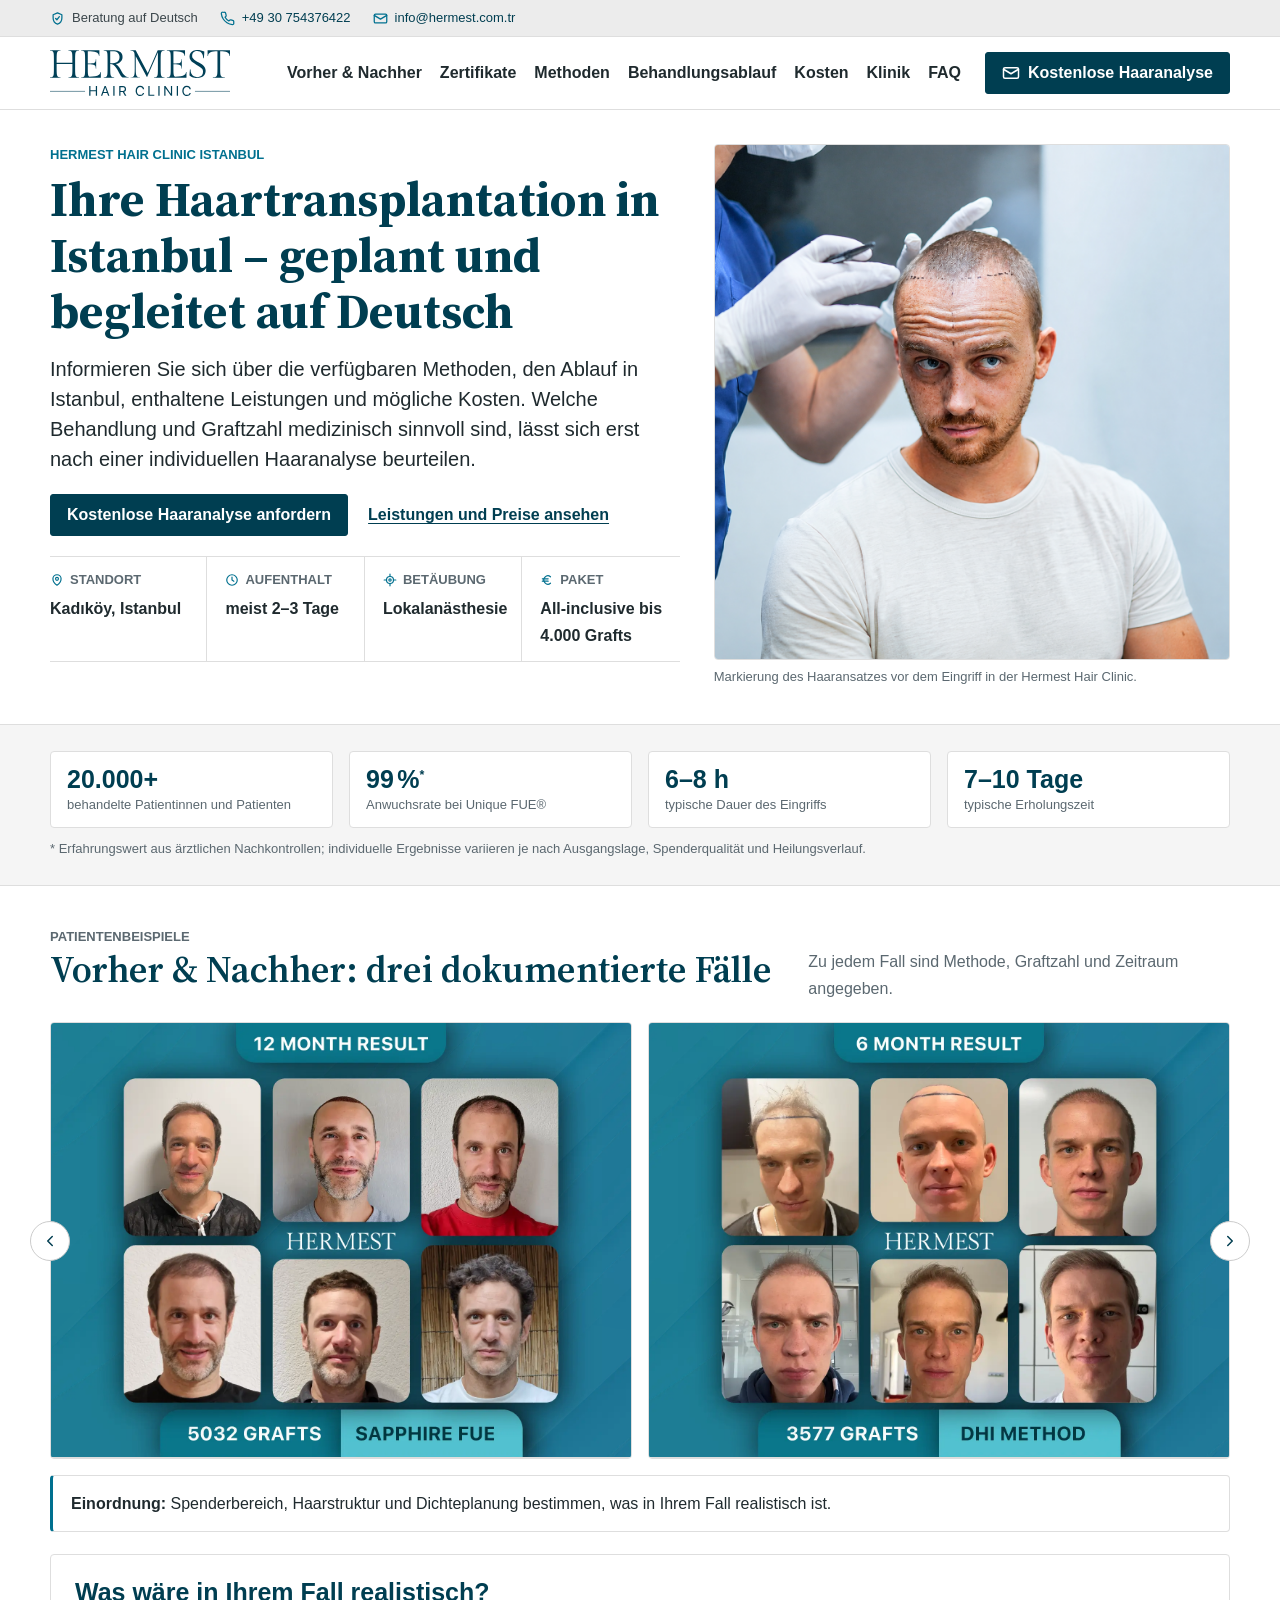
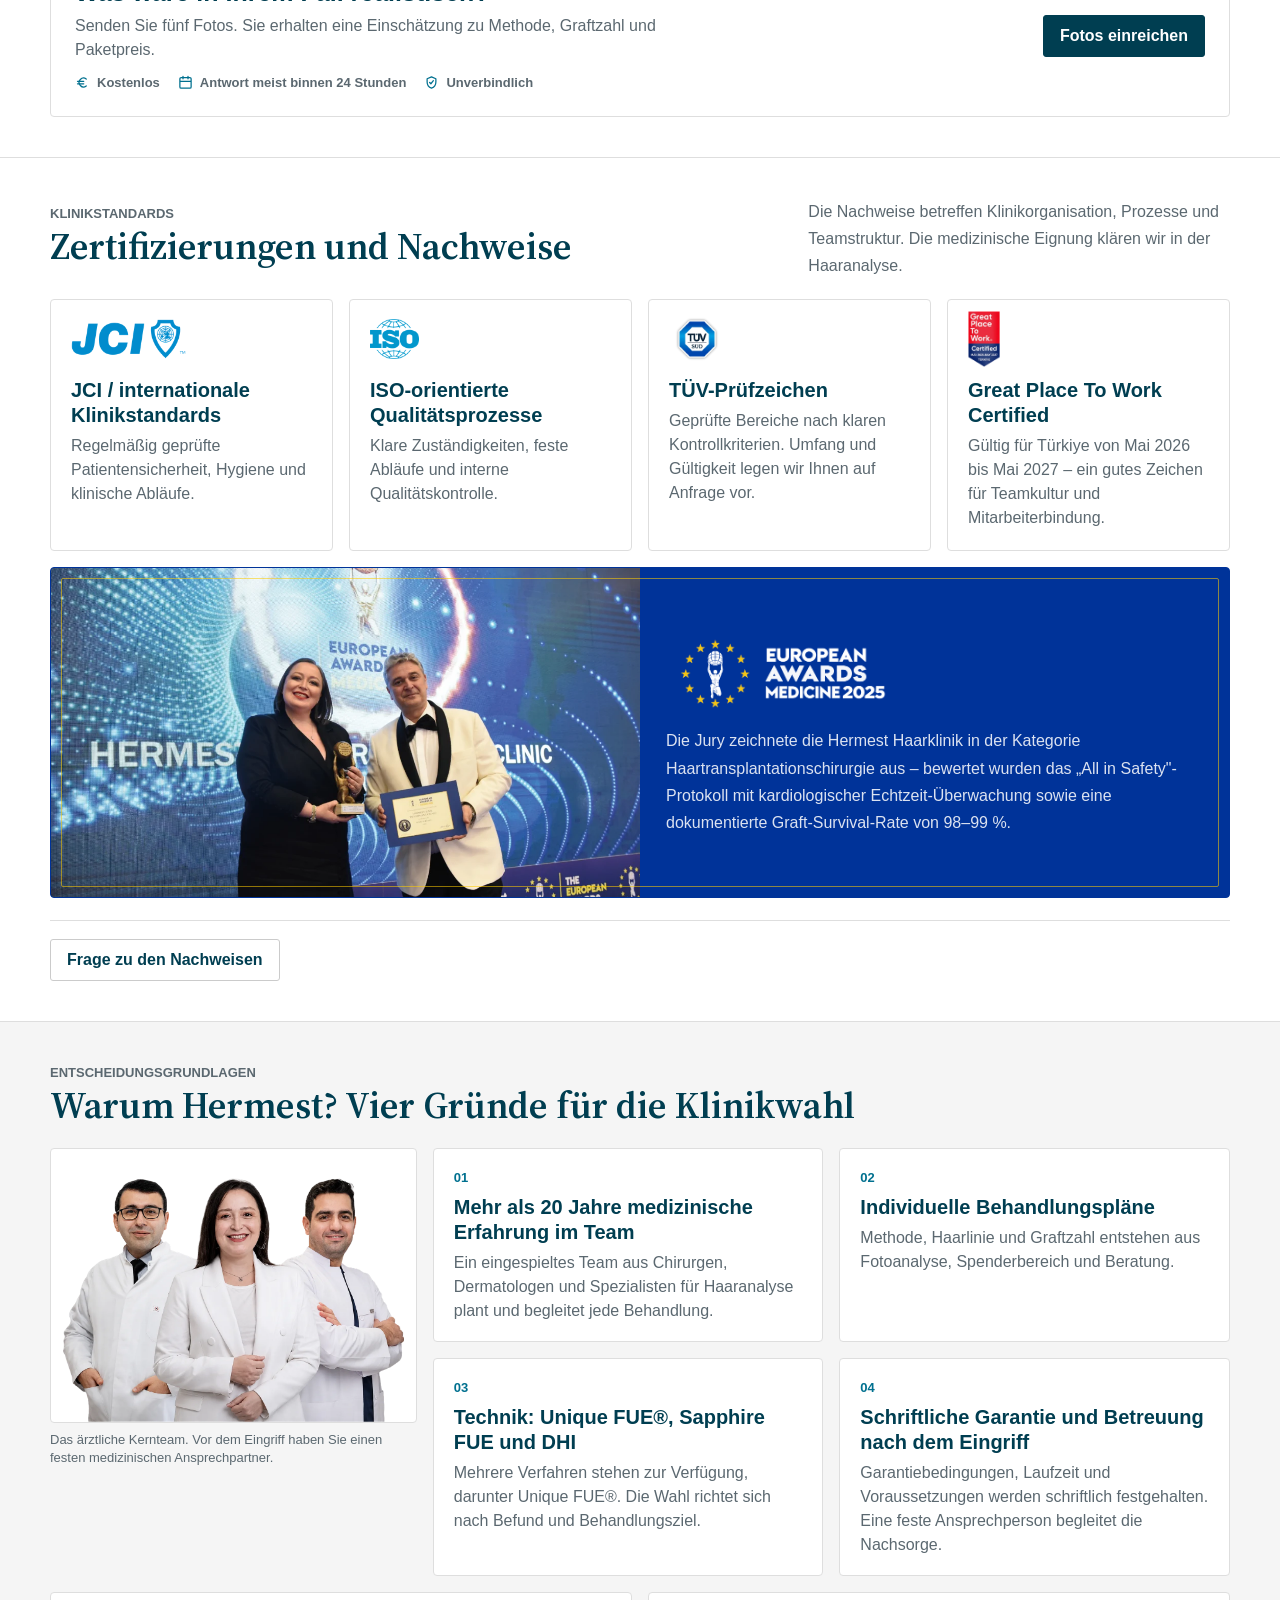
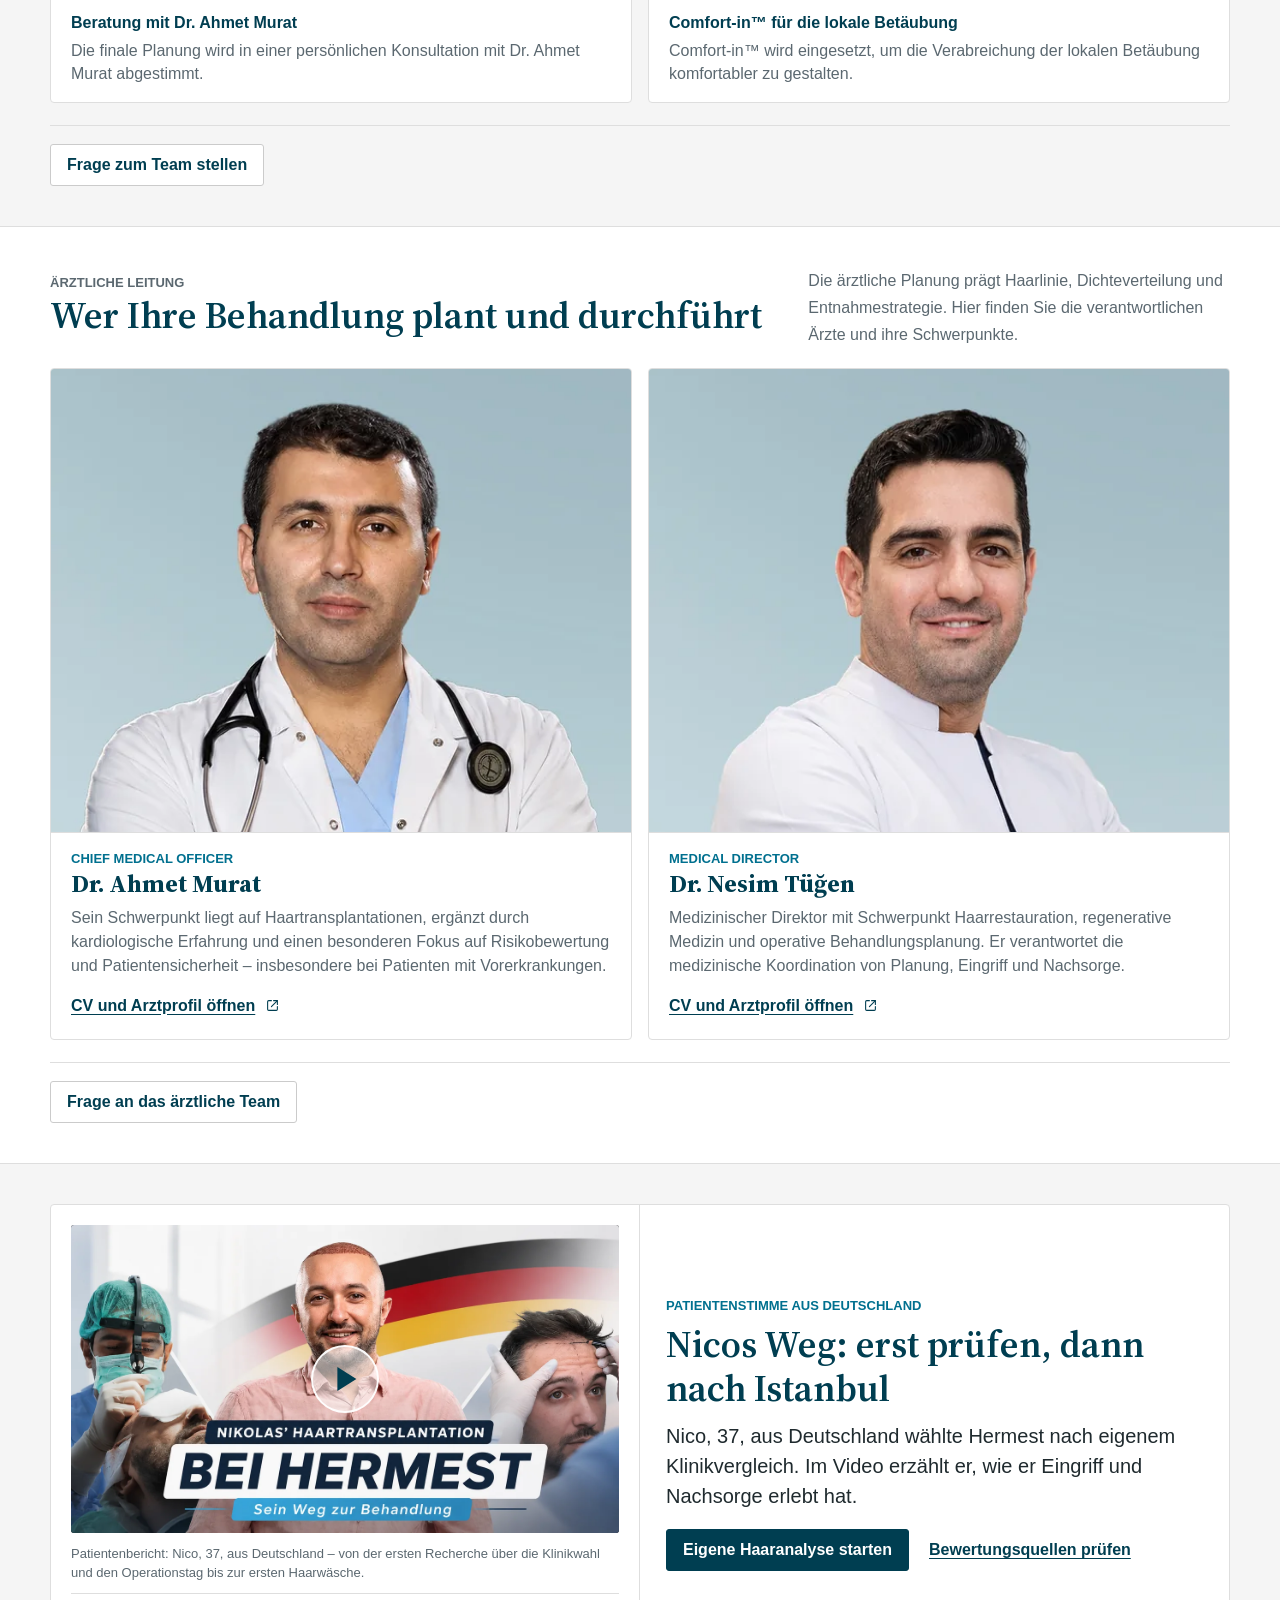
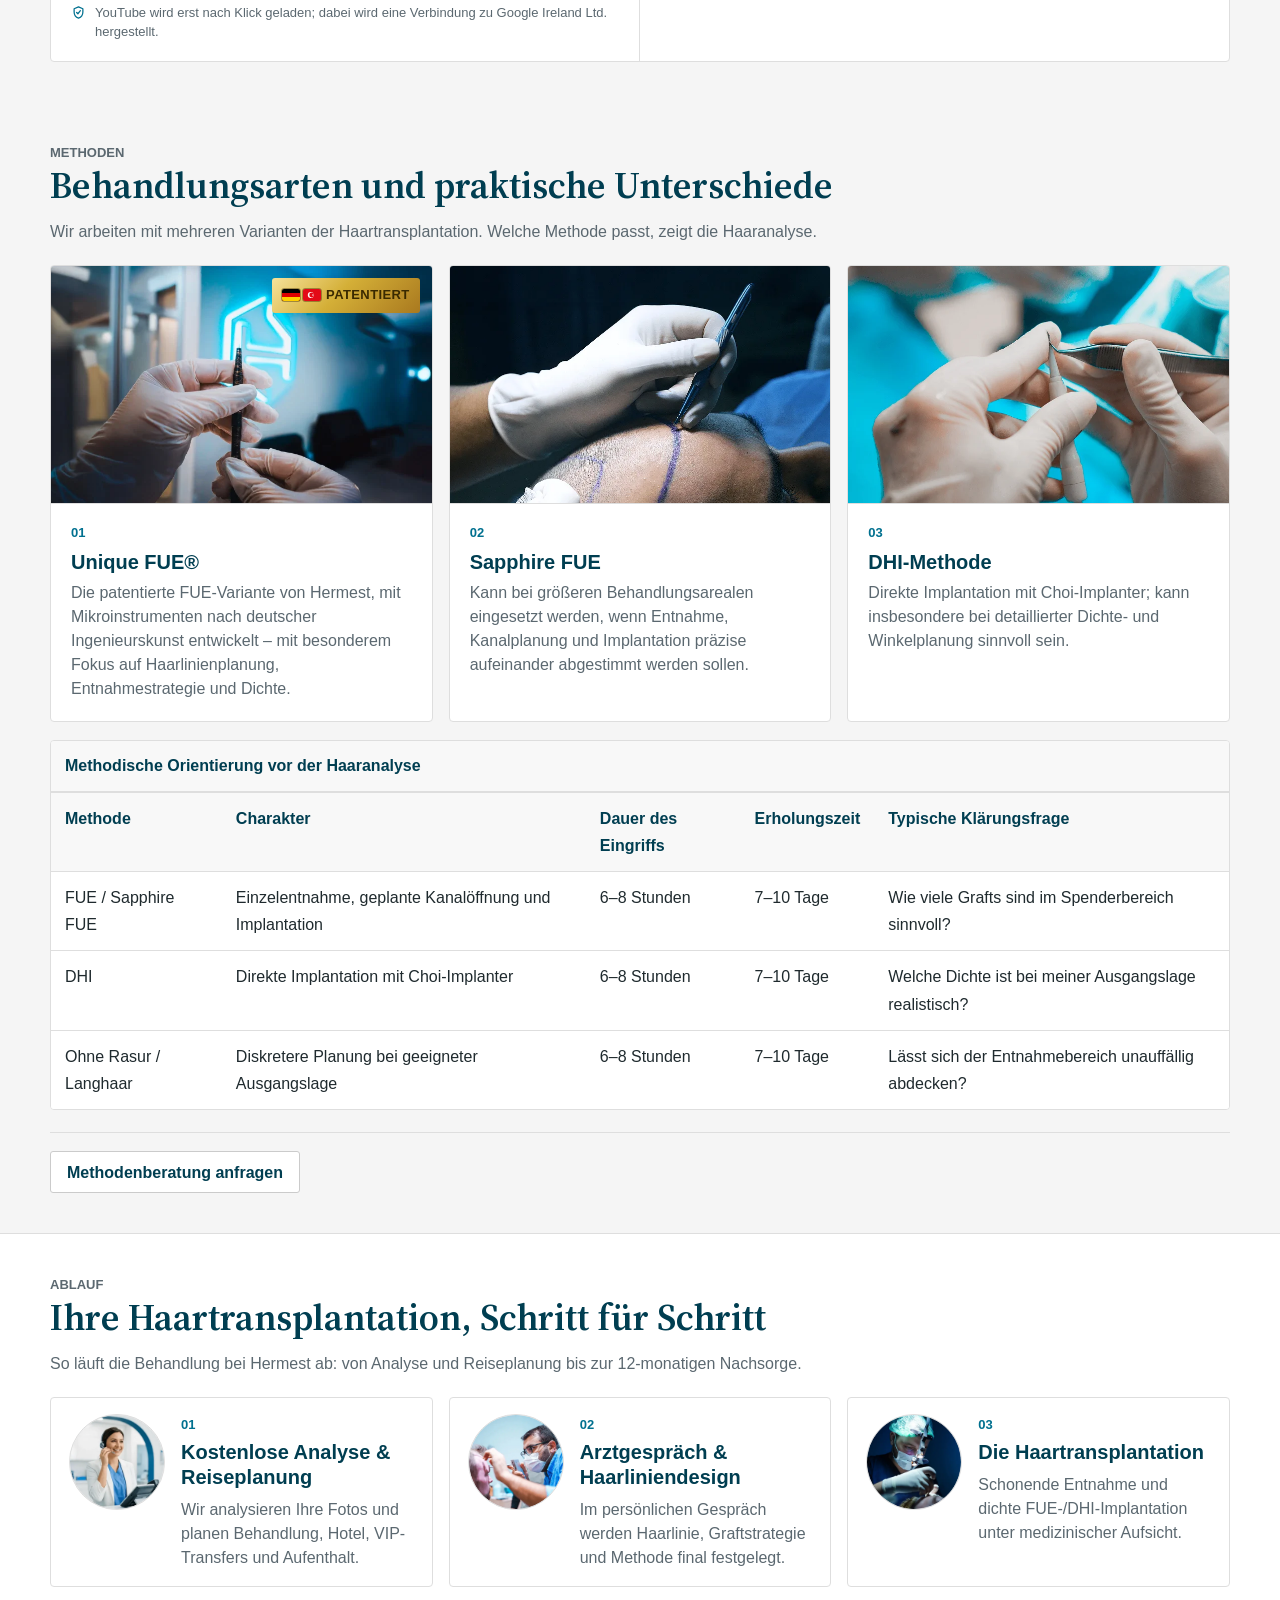
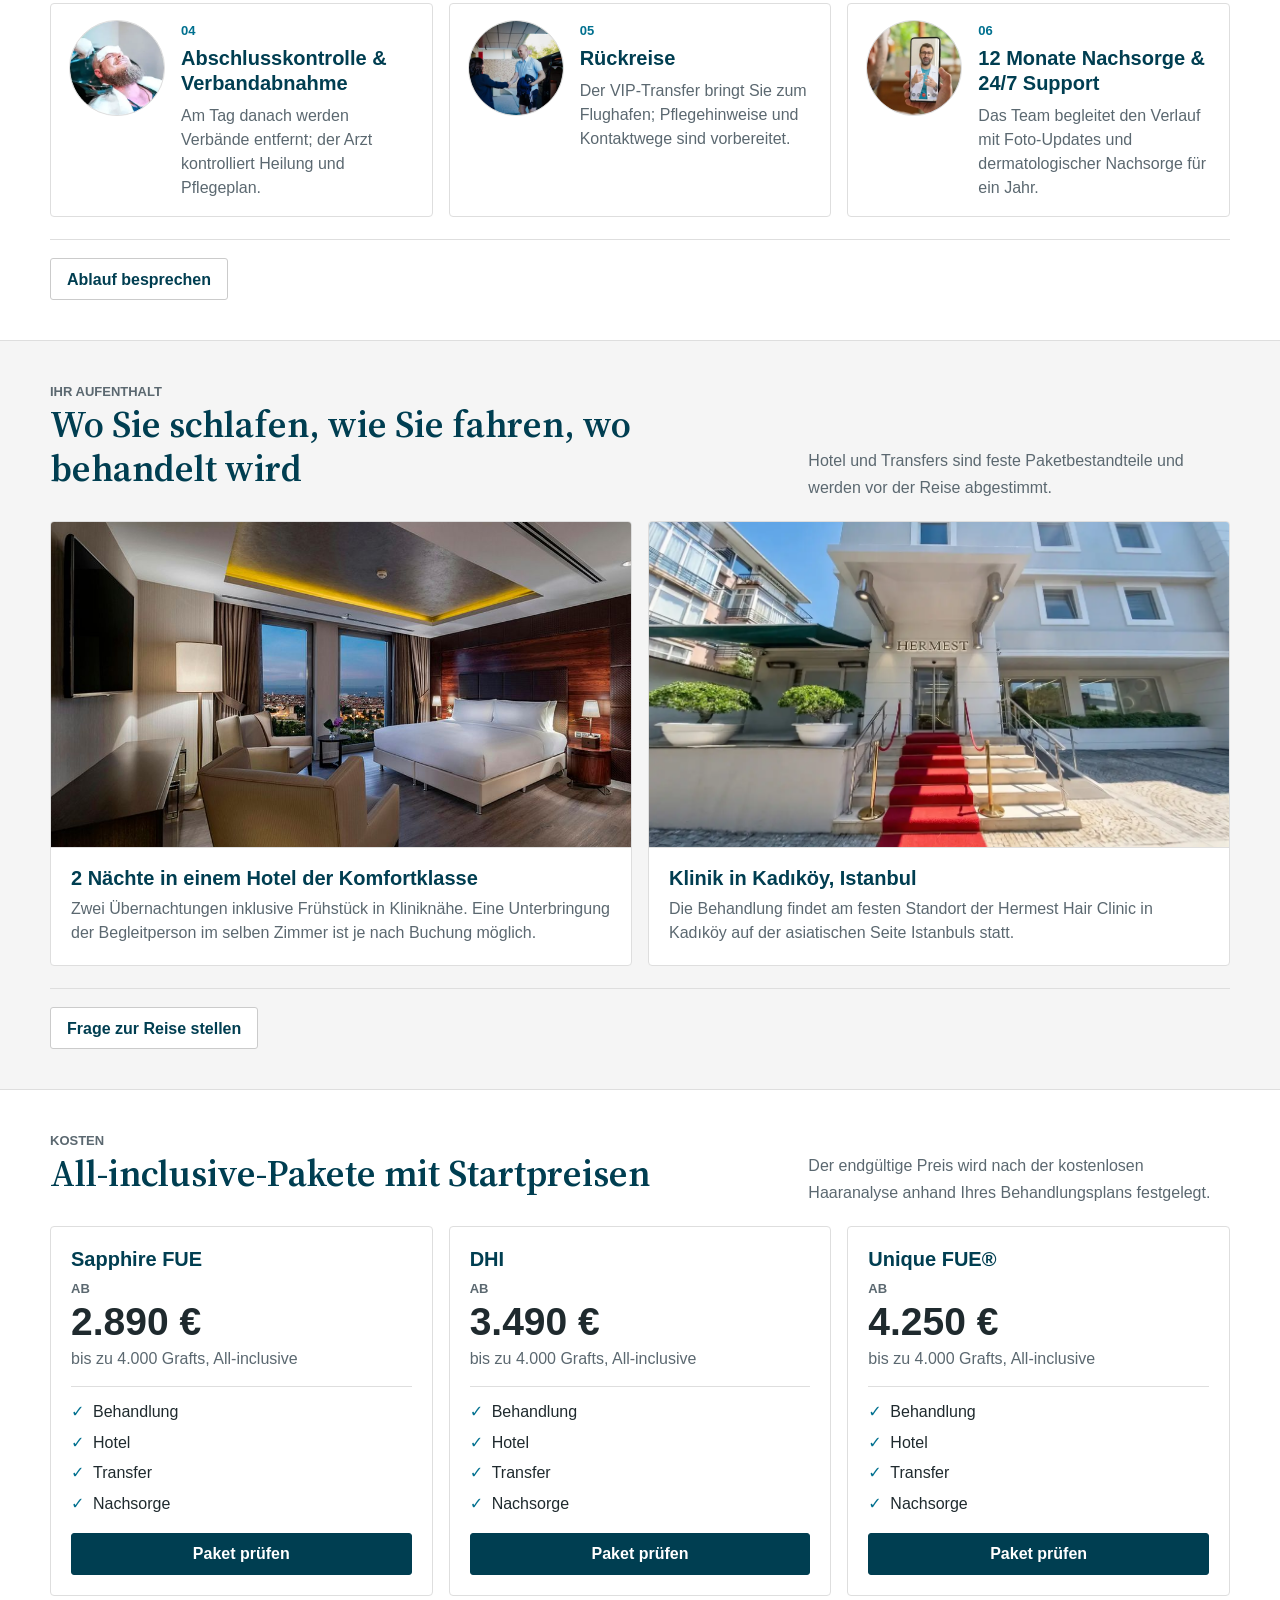
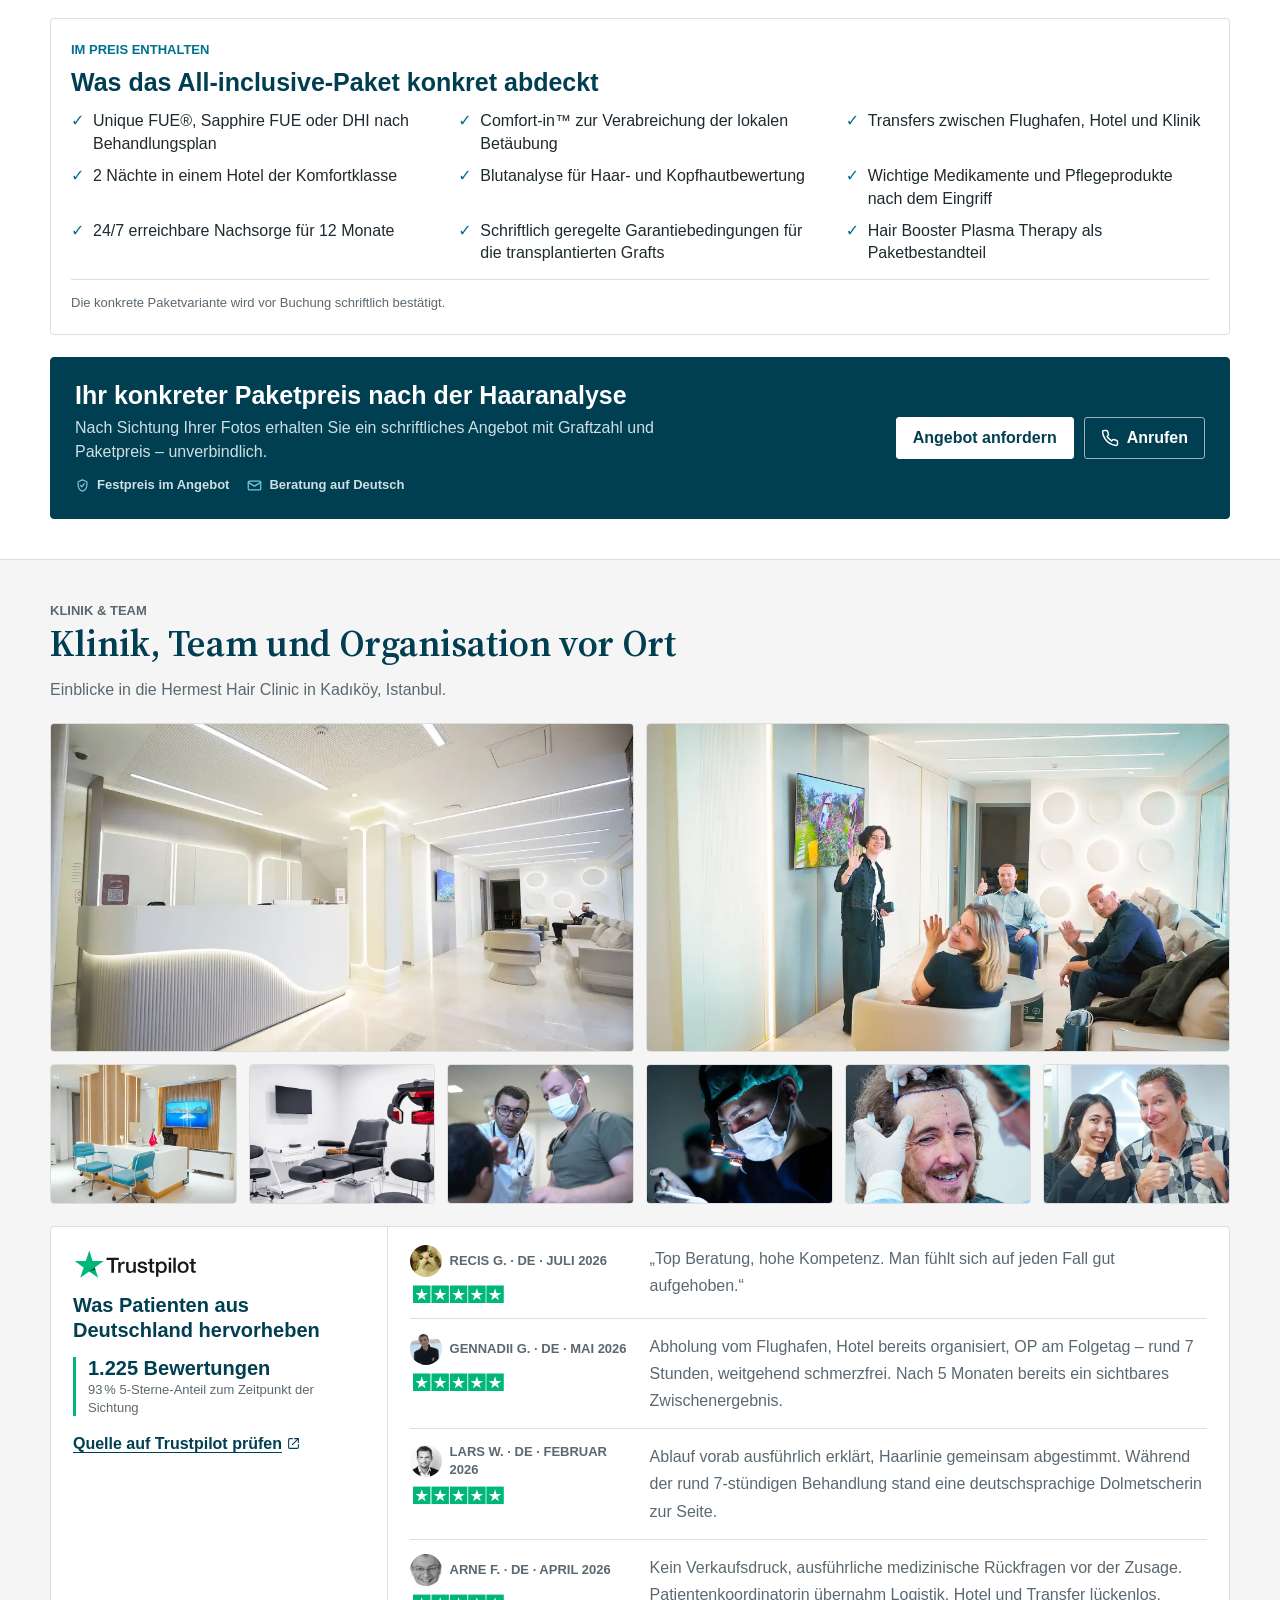
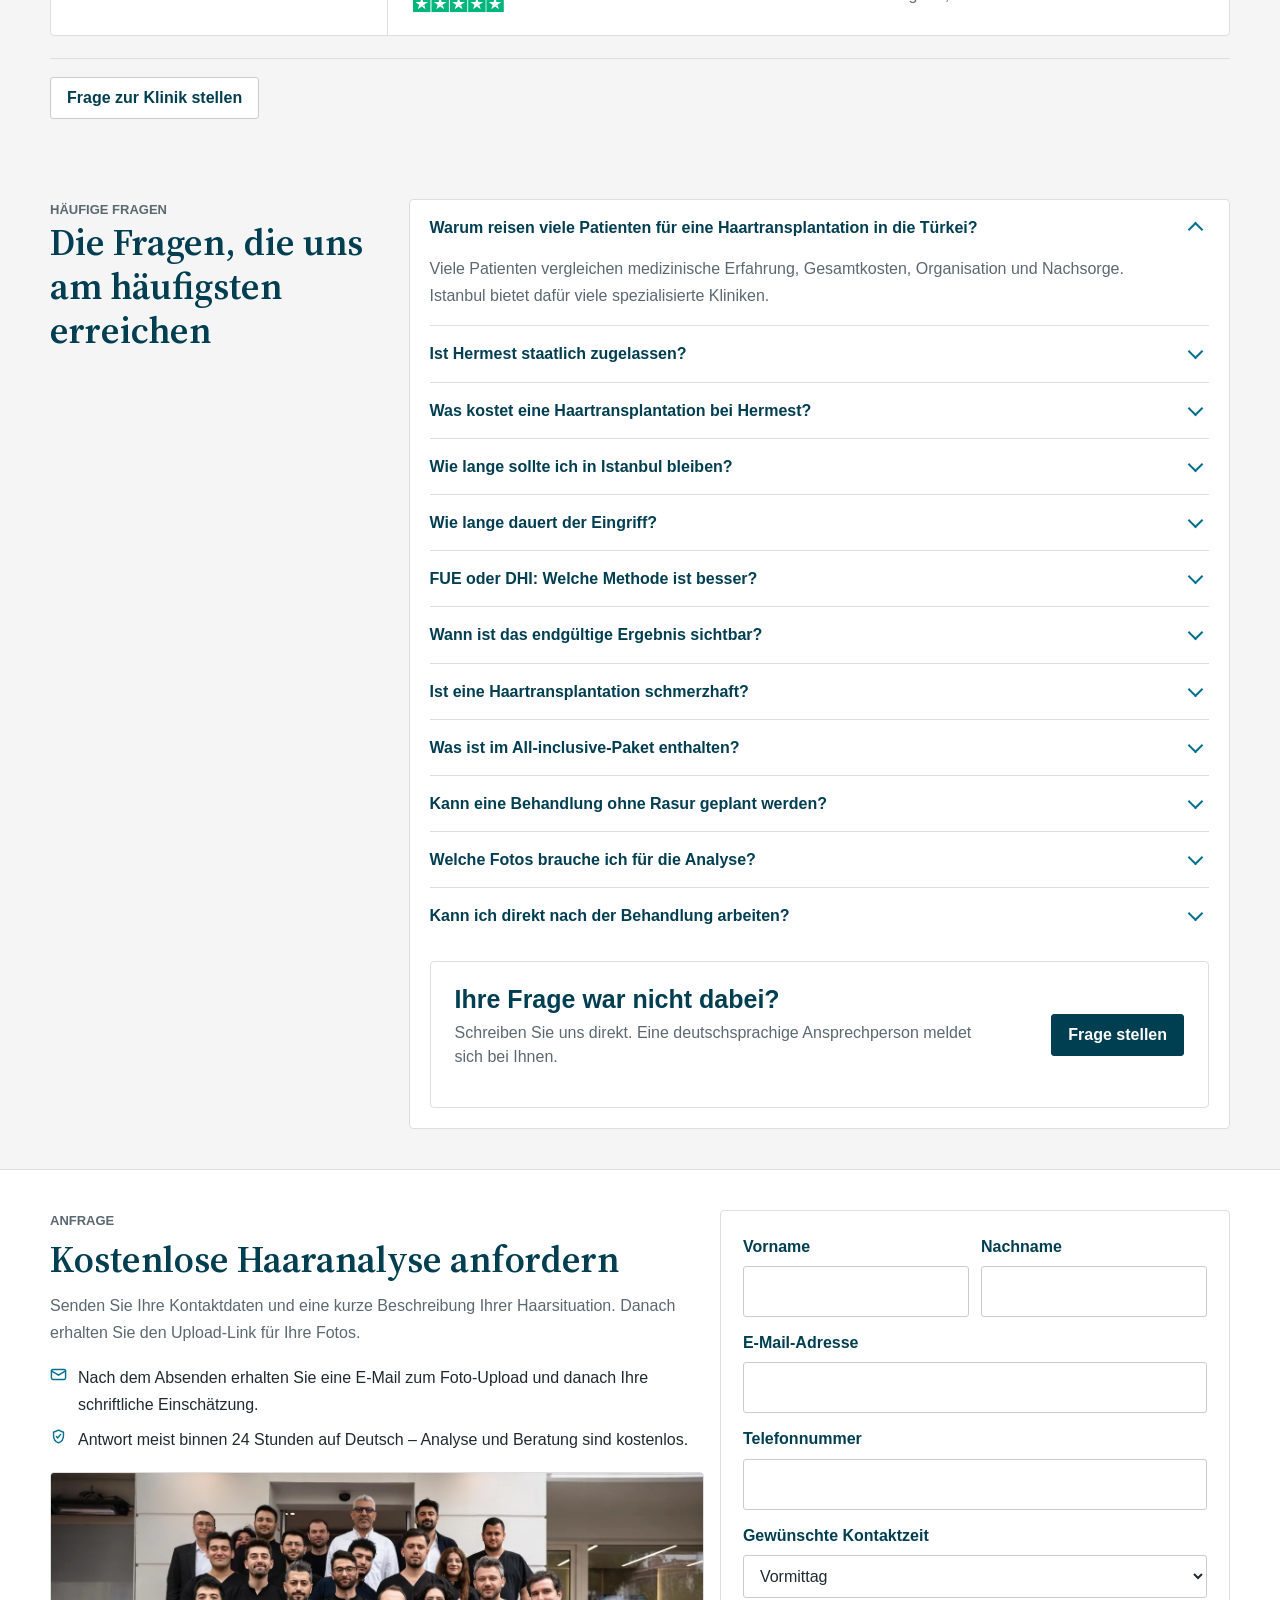
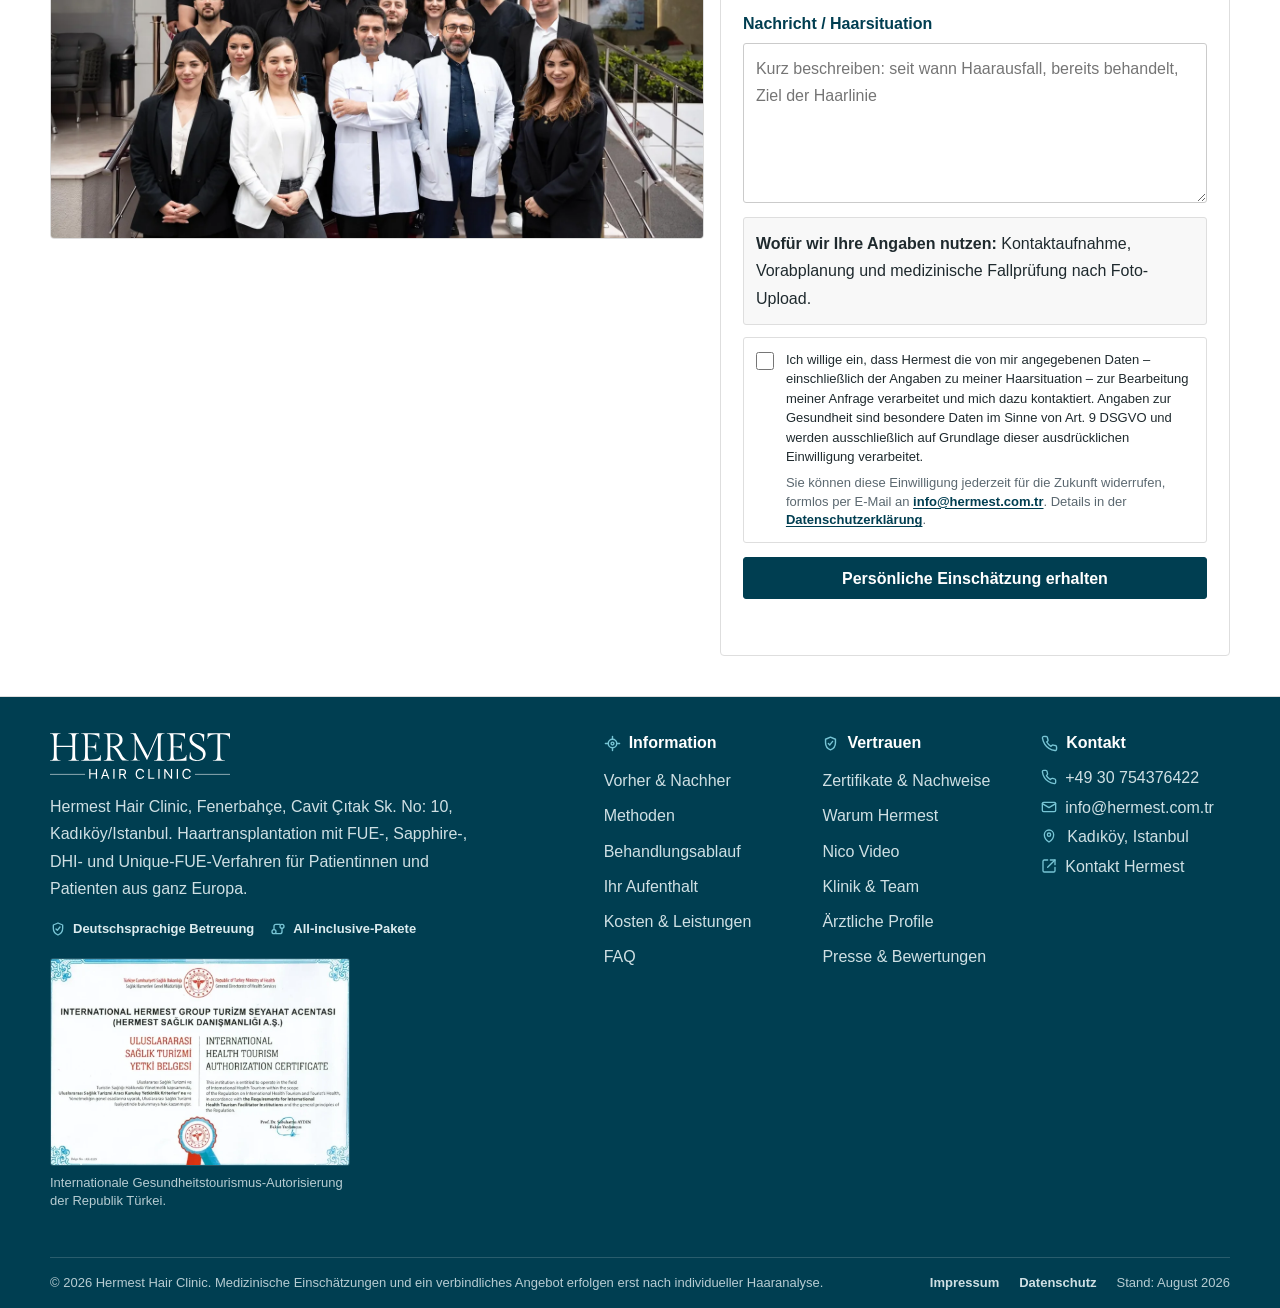
<file: index.html>
<!DOCTYPE html>
<html lang="de">
  <head>
    <meta charset="UTF-8" />
    <meta name="viewport" content="width=device-width, initial-scale=1.0" />
    <title>Haartransplantation Türkei | Hermest Hair Clinic – Beratung auf Deutsch</title>
    <meta
      name="description"
      content="Haartransplantation in Istanbul: Methoden, Ablauf, All-inclusive-Preise ab 2.890 Euro und kostenlose Haaranalyse. Deutschsprachige Betreuung, JCI- und ISO-zertifizierte Klinik."
    />
    <meta name="theme-color" content="#003e51" />
    <link rel="icon" href="assets/images/favicon.png" />

    <!--
      WICHTIG vor dem Livegang: Domain und Pfad prüfen.
      og:image und og:url müssen absolute URLs sein, sonst zeigen WhatsApp,
      Facebook und LinkedIn beim Teilen keine Vorschau an.
    -->
    <link rel="canonical" href="https://www.hermestclinic.com/de/" />
    <meta property="og:type" content="website" />
    <meta property="og:locale" content="de_DE" />
    <meta property="og:site_name" content="Hermest Hair Clinic" />
    <meta property="og:url" content="https://www.hermestclinic.com/de/" />
    <meta property="og:title" content="Haartransplantation Türkei – Hermest Hair Clinic" />
    <meta
      property="og:description"
      content="Methoden, Ablauf und All-inclusive-Preise ab 2.890 Euro. Kostenlose Haaranalyse mit deutschsprachiger Betreuung."
    />
    <meta property="og:image" content="https://www.hermestclinic.com/de/assets/images/og-image.jpg" />
    <meta property="og:image:width" content="1200" />
    <meta property="og:image:height" content="630" />
    <meta property="og:image:alt" content="Empfangsbereich der Hermest Hair Clinic in Kadıköy, Istanbul" />
    <meta name="twitter:card" content="summary_large_image" />
    <meta name="twitter:title" content="Haartransplantation Türkei – Hermest Hair Clinic" />
    <meta
      name="twitter:description"
      content="Methoden, Ablauf und All-inclusive-Preise ab 2.890 Euro. Kostenlose Haaranalyse mit deutschsprachiger Betreuung."
    />
    <meta name="twitter:image" content="https://www.hermestclinic.com/de/assets/images/og-image.jpg" />
    <link
      rel="preload"
      href="assets/fonts/source-serif-4-latin.woff2"
      as="font"
      type="font/woff2"
      crossorigin
    />
    <link rel="stylesheet" href="styles.css" />
    <script type="application/ld+json">
{
      "@context": "https://schema.org",
      "@type": "MedicalClinic",
      "name": "Hermest Hair Clinic",
      "url": "https://www.hermestclinic.com/de/",
      "image": "https://www.hermestclinic.com/de/assets/images/og-image.jpg",
      "logo": "https://www.hermestclinic.com/de/assets/images/logo-hair-clinic.svg",
      "description": "Klinik für Haartransplantation in Istanbul mit deutschsprachiger Betreuung. Verfahren: FUE, Sapphire FUE, DHI und Unique FUE.",
      "medicalSpecialty": "Dermatology",
      "address": {
        "@type": "PostalAddress",
        "streetAddress": "Fenerbahçe, Cavit Çıtak Sk. No: 10",
        "addressLocality": "Kadıköy",
        "addressRegion": "Istanbul",
        "postalCode": "34726",
        "addressCountry": "TR"
      },
      "telephone": "+49 30 754376422",
      "email": "info@hermest.com.tr",
      "availableLanguage": [
        {
          "@type": "Language",
          "name": "German"
        },
        {
          "@type": "Language",
          "name": "English"
        },
        {
          "@type": "Language",
          "name": "Turkish"
        }
      ],
      "priceRange": "ab 2.890 EUR",
      "areaServed": {
        "@type": "Country",
        "name": "Deutschland"
      }
    }
    </script>
    <script type="application/ld+json">
    {
      "@context": "https://schema.org",
      "@type": "FAQPage",
      "inLanguage": "de-DE",
      "mainEntity": [
        {
          "@type": "Question",
          "name": "Warum reisen viele Patienten für eine Haartransplantation in die Türkei?",
          "acceptedAnswer": {
            "@type": "Answer",
            "text": "Viele Patienten vergleichen medizinische Erfahrung, Gesamtkosten, Organisation und Nachsorge. Istanbul bietet dafür viele spezialisierte Kliniken."
          }
        },
        {
          "@type": "Question",
          "name": "Ist Hermest staatlich zugelassen?",
          "acceptedAnswer": {
            "@type": "Answer",
            "text": "Ja. Hermest ist durch das türkische Gesundheitsministerium zugelassen und zusätzlich im Bereich Gesundheitstourismus zertifiziert. Die entsprechenden Nachweise können Sie im Beratungsgespräch jederzeit anfordern."
          }
        },
        {
          "@type": "Question",
          "name": "Was kostet eine Haartransplantation bei Hermest?",
          "acceptedAnswer": {
            "@type": "Answer",
            "text": "Die Pakete beginnen bei 2.890 Euro für Sapphire FUE, 3.490 Euro für DHI und 4.250 Euro für Unique FUE®, jeweils all-inclusive bis zu 4.000 Grafts. Der für Sie geltende Paketpreis wird nach der individuellen Haaranalyse im persönlichen Angebot festgehalten."
          }
        },
        {
          "@type": "Question",
          "name": "Wie lange sollte ich in Istanbul bleiben?",
          "acceptedAnswer": {
            "@type": "Answer",
            "text": "Planen Sie in der Regel 2–3 Tage ein. Darin enthalten sind Anreise, Voruntersuchung, Behandlung, erste Haarwäsche, Kontrolle und die Abreise mit Ihren Pflegeanweisungen."
          }
        },
        {
          "@type": "Question",
          "name": "Wie lange dauert der Eingriff?",
          "acceptedAnswer": {
            "@type": "Answer",
            "text": "In der Regel 6–8 Stunden. Bei sehr hohen Graftzahlen kann der Eingriff bis zu 9 Stunden dauern – mit Pausen, in denen Sie essen und sich ausruhen können."
          }
        },
        {
          "@type": "Question",
          "name": "FUE oder DHI: Welche Methode ist besser?",
          "acceptedAnswer": {
            "@type": "Answer",
            "text": "FUE wird häufig bei größeren Arealen eingesetzt, DHI bei detaillierter Dichte- und Winkelplanung. Die Entscheidung fällt nach Fotoanalyse."
          }
        },
        {
          "@type": "Question",
          "name": "Wann ist das endgültige Ergebnis sichtbar?",
          "acceptedAnswer": {
            "@type": "Answer",
            "text": "Transplantierte Haare können nach 2–4 Wochen vorübergehend ausfallen. Erste sichtbare Entwicklungen zeigen sich oft nach einigen Monaten, das endgültige Ergebnis wird meist nach 8–12 Monaten beurteilt."
          }
        },
        {
          "@type": "Question",
          "name": "Ist eine Haartransplantation schmerzhaft?",
          "acceptedAnswer": {
            "@type": "Answer",
            "text": "Die lokale Betäubung soll Schmerzen während des Eingriffs reduzieren; Comfort-in™ wird dabei zur komfortableren Verabreichung eingesetzt. Wie die Behandlung empfunden wird, ist individuell unterschiedlich."
          }
        },
        {
          "@type": "Question",
          "name": "Was ist im All-inclusive-Paket enthalten?",
          "acceptedAnswer": {
            "@type": "Answer",
            "text": "Operation, 2 Nächte Unterkunft, VIP-Transfers, deutschsprachige Koordination, Medikamente und die Nachsorge über 12 Monate. Den genauen Umfang Ihres Pakets bestätigen wir Ihnen vor der Buchung schriftlich."
          }
        },
        {
          "@type": "Question",
          "name": "Kann eine Behandlung ohne Rasur geplant werden?",
          "acceptedAnswer": {
            "@type": "Answer",
            "text": "Ja, wir bieten Behandlungen ohne Rasur sowie Langhaar-Varianten an. Ob das in Ihrem Fall medizinisch und praktisch sinnvoll ist, hängt von Haardichte, Haarlänge, Empfängerbereich und Entnahmeplanung ab."
          }
        },
        {
          "@type": "Question",
          "name": "Welche Fotos brauche ich für die Analyse?",
          "acceptedAnswer": {
            "@type": "Answer",
            "text": "Bitte senden Sie scharfe Fotos von vorne, beiden Seiten, Oberkopf, Haarlinie und Spenderbereich bei gutem Licht."
          }
        },
        {
          "@type": "Question",
          "name": "Kann ich direkt nach der Behandlung arbeiten?",
          "acceptedAnswer": {
            "@type": "Answer",
            "text": "Büroarbeit ist je nach Verlauf oft früher möglich als körperlich belastende Arbeit. Planen Sie sichtbare Rötung, Krustenbildung und Schonung ein."
          }
        }
      ]
    }
    </script>
  </head>
  <body>
    <a class="skip-link" href="#main">Zum Inhalt springen</a>
    <svg class="site-icon-sprite" aria-hidden="true" focusable="false">
      <symbol id="icon-shield" viewBox="0 0 24 24">
        <path d="M12 3 19 6v5c0 4.7-2.8 8.4-7 10-4.2-1.6-7-5.3-7-10V6l7-3Z" />
        <path d="m9 12 2 2 4-5" />
      </symbol>
      <symbol id="icon-phone" viewBox="0 0 24 24">
        <path d="M22 16.9v3a2 2 0 0 1-2.2 2 19.8 19.8 0 0 1-8.6-3.1 19.5 19.5 0 0 1-6-6A19.8 19.8 0 0 1 2.1 4.2 2 2 0 0 1 4.1 2h3a2 2 0 0 1 2 1.7c.1 1 .4 2 .7 2.9a2 2 0 0 1-.5 2.1L8.1 9.9a16 16 0 0 0 6 6l1.2-1.2a2 2 0 0 1 2.1-.5c.9.3 1.9.6 2.9.7a2 2 0 0 1 1.7 2Z" />
      </symbol>
      <symbol id="icon-mail" viewBox="0 0 24 24">
        <path d="M4 5h16a2 2 0 0 1 2 2v10a2 2 0 0 1-2 2H4a2 2 0 0 1-2-2V7a2 2 0 0 1 2-2Z" />
        <path d="m22 7-10 6L2 7" />
      </symbol>
      <symbol id="icon-calendar" viewBox="0 0 24 24">
        <path d="M8 2v4M16 2v4M3 10h18M5 4h14a2 2 0 0 1 2 2v13a2 2 0 0 1-2 2H5a2 2 0 0 1-2-2V6a2 2 0 0 1 2-2Z" />
      </symbol>
      <symbol id="icon-image" viewBox="0 0 24 24">
        <path d="M4 5h16a2 2 0 0 1 2 2v10a2 2 0 0 1-2 2H4a2 2 0 0 1-2-2V7a2 2 0 0 1 2-2Z" />
        <path d="m2 16 5-5 4 4 3-3 8 8" />
        <path d="M8.5 9.5h.01" />
      </symbol>
      <symbol id="icon-method" viewBox="0 0 24 24">
        <path d="M12 2v4M12 18v4M2 12h4M18 12h4" />
        <circle cx="12" cy="12" r="6" />
        <circle cx="12" cy="12" r="2" />
      </symbol>
      <symbol id="icon-route" viewBox="0 0 24 24">
        <path d="M6 19a3 3 0 1 0 0-6 3 3 0 0 0 0 6ZM18 11a3 3 0 1 0 0-6 3 3 0 0 0 0 6Z" />
        <path d="M6 13V8a3 3 0 0 1 3-3h6M18 11v5a3 3 0 0 1-3 3H9" />
      </symbol>
      <symbol id="icon-euro" viewBox="0 0 24 24">
        <path d="M18 6.5A7 7 0 1 0 18 17.5" />
        <path d="M4 10h10M4 14h10" />
      </symbol>
      <symbol id="icon-building" viewBox="0 0 24 24">
        <path d="M4 21V5a2 2 0 0 1 2-2h9a2 2 0 0 1 2 2v16" />
        <path d="M9 21v-5h3v5M8 7h1M12 7h1M8 11h1M12 11h1M17 9h1a2 2 0 0 1 2 2v10" />
      </symbol>
      <symbol id="icon-help" viewBox="0 0 24 24">
        <circle cx="12" cy="12" r="10" />
        <path d="M9.1 9a3 3 0 1 1 5.4 1.8c-.9.8-1.5 1.3-1.5 2.7" />
        <path d="M12 17h.01" />
      </symbol>
      <symbol id="icon-play" viewBox="0 0 24 24">
        <path d="m8 5 11 7-11 7V5Z" />
      </symbol>
      <symbol id="icon-external" viewBox="0 0 24 24">
        <path d="M14 3h7v7" />
        <path d="m10 14 11-11" />
        <path d="M21 14v5a2 2 0 0 1-2 2H5a2 2 0 0 1-2-2V5a2 2 0 0 1 2-2h5" />
      </symbol>
      <symbol id="icon-map" viewBox="0 0 24 24">
        <path d="M12 21s7-4.4 7-11a7 7 0 1 0-14 0c0 6.6 7 11 7 11Z" />
        <circle cx="12" cy="10" r="2.5" />
      </symbol>
      <symbol id="icon-clock" viewBox="0 0 24 24">
        <circle cx="12" cy="12" r="9" />
        <path d="M12 7v5.2l3.2 2" />
      </symbol>
      <symbol id="icon-close" viewBox="0 0 24 24">
        <path d="M6 6l12 12M18 6 6 18" />
      </symbol>
      <symbol id="icon-chevron" viewBox="0 0 24 24">
        <path d="M9 6l6 6-6 6" />
      </symbol>
    </svg>

    <header id="top" class="site-header">
      <div class="service-strip">
        <div class="container service-strip__inner">
          <div class="service-strip__contact">
            <span class="service-item"><svg class="icon"><use href="#icon-shield"></use></svg>Beratung auf Deutsch</span>
            <span class="service-item"><svg class="icon"><use href="#icon-phone"></use></svg><a href="tel:+4930754376422">+49 30 754376422</a></span>
            <span class="service-item service-item--mail"><svg class="icon"><use href="#icon-mail"></use></svg><a href="mailto:info@hermest.com.tr">info@hermest.com.tr</a></span>
          </div>
        </div>
      </div>

      <div class="container masthead">
        <a class="brand" href="#top" aria-label="Hermest Hair Clinic Start">
          <img src="assets/images/logo-hair-clinic.svg" alt="Hermest Hair Clinic" decoding="async" />
        </a>
        <nav id="primary-nav" class="primary-nav" aria-label="Hauptnavigation">
          <a href="#ergebnisse">Vorher &amp; Nachher</a>
          <a href="#zertifikate">Zertifikate</a>
          <a href="#methoden">Methoden</a>
          <a href="#ablauf">Behandlungsablauf</a>
          <a href="#preise">Kosten</a>
          <a href="#klinik">Klinik</a>
          <a href="#faq">FAQ</a>
        </nav>
        <div class="masthead__actions">
          <a class="header-cta" href="#kontakt"><svg class="icon"><use href="#icon-mail"></use></svg><span>Kostenlose Haaranalyse</span></a>
          <button class="menu-toggle" type="button" aria-expanded="false" aria-controls="primary-nav">
            <span class="menu-toggle__bars" aria-hidden="true"></span>
            <span class="menu-toggle__label">Menü</span>
          </button>
        </div>
      </div>
    </header>

    <main id="main">
      <section id="uebersicht" class="hero">
        <div class="container hero__grid">
          <div class="hero__copy">
            <p class="eyebrow">Hermest Hair Clinic Istanbul</p>
            <h1>Ihre Haartransplantation in Istanbul – geplant und begleitet auf Deutsch</h1>
            <p class="lead">
              Informieren Sie sich über die verfügbaren Methoden, den Ablauf in Istanbul, enthaltene Leistungen und
              mögliche Kosten. Welche Behandlung und Graftzahl medizinisch sinnvoll sind, lässt sich erst nach einer
              individuellen Haaranalyse beurteilen.
            </p>

            <div class="hero-actions">
              <button
                type="button"
                class="button button--primary"
                data-lead-trigger
                data-topic="Allgemeine Anfrage"
                data-heading="Kostenlose Haaranalyse anfordern"
                data-subtext="Kurz Kontakt hinterlassen – wir melden uns mit den nächsten Schritten."
              >
                Kostenlose Haaranalyse anfordern
              </button>
              <a class="text-link" href="#preise">Leistungen und Preise ansehen</a>
            </div>

            <dl class="quick-spec">
              <div>
                <dt><svg class="icon" aria-hidden="true"><use href="#icon-map"></use></svg>Standort</dt>
                <dd>Kadıköy, Istanbul</dd>
              </div>
              <div>
                <dt><svg class="icon" aria-hidden="true"><use href="#icon-clock"></use></svg>Aufenthalt</dt>
                <dd>meist 2–3 Tage</dd>
              </div>
              <div>
                <dt><svg class="icon" aria-hidden="true"><use href="#icon-method"></use></svg>Betäubung</dt>
                <dd>Lokalanästhesie</dd>
              </div>
              <div>
                <dt><svg class="icon" aria-hidden="true"><use href="#icon-euro"></use></svg>Paket</dt>
                <dd>All-inclusive bis 4.000 Grafts</dd>
              </div>
            </dl>
          </div>

          <figure class="document-photo hero__aside">
            <img src="assets/images/hero.jpg" alt="Arzt markiert den Haaransatz eines Patienten vor der Haartransplantation in der Hermest Hair Clinic" fetchpriority="high" decoding="async" />
            <figcaption>Markierung des Haaransatzes vor dem Eingriff in der Hermest Hair Clinic.</figcaption>
          </figure>
        </div>
      </section>

      <!-- Kennzahlen und Kurzfassung: helle Karten statt einer dunklen Vollflaeche. -->
      <section class="snapshot" aria-label="Auf einen Blick">
        <div class="container">
          <div class="snapshot__facts">
            <div>
              <span class="fact-number">20.000+</span>
              <span class="fact-label">behandelte Patientinnen und Patienten</span>
            </div>
            <div>
              <span class="fact-number">99 %<sup>*</sup></span>
              <span class="fact-label">Anwuchsrate bei Unique FUE®</span>
            </div>
            <div>
              <span class="fact-number">6–8 h</span>
              <span class="fact-label">typische Dauer des Eingriffs</span>
            </div>
            <div>
              <span class="fact-number">7–10 Tage</span>
              <span class="fact-label">typische Erholungszeit</span>
            </div>
          </div>

          <p class="snapshot__note">
            * Erfahrungswert aus ärztlichen Nachkontrollen; individuelle Ergebnisse variieren je nach Ausgangslage,
            Spenderqualität und Heilungsverlauf.
          </p>
        </div>
      </section>

      <section id="ergebnisse" class="section-block section-block--white">
        <div class="container">
          <div class="section-heading section-heading--split">
            <div>
              <p class="section-label">Patientenbeispiele</p>
              <h2>Vorher &amp; Nachher: drei dokumentierte Fälle</h2>
            </div>
            <p>
              Zu jedem Fall sind Methode, Graftzahl und Zeitraum angegeben.
            </p>
          </div>

          <!-- Fallkarten als kaydırılabilir Carousel: rein visuell, ohne Text/CTA auf den Karten. -->
          <div class="case-carousel">
            <div class="case-carousel__track" data-case-track>
              <article class="card case-carousel__slide">
                <img class="card__media" src="assets/images/case-3312.webp" alt="Vorher-Nachher-Beispiel einer Haartransplantation mit 3312 Grafts" loading="lazy" decoding="async" />
              </article>

              <article class="card case-carousel__slide">
                <img class="card__media" src="assets/images/case-3577.webp" alt="Vorher-Nachher-Beispiel einer Haartransplantation mit 3577 Grafts" loading="lazy" decoding="async" />
              </article>

              <article class="card case-carousel__slide">
                <img class="card__media" src="assets/images/case-4176.webp" alt="Vorher-Nachher-Beispiel einer Haartransplantation mit 4716 Grafts" loading="lazy" decoding="async" />
              </article>
            </div>

            <button type="button" class="case-carousel__nav case-carousel__nav--prev" data-case-prev aria-label="Vorherige Fälle anzeigen">
              <svg class="icon" aria-hidden="true"><use href="#icon-chevron"></use></svg>
            </button>
            <button type="button" class="case-carousel__nav case-carousel__nav--next" data-case-next aria-label="Weitere Fälle anzeigen">
              <svg class="icon" aria-hidden="true"><use href="#icon-chevron"></use></svg>
            </button>

            <div class="case-carousel__dots" data-case-dots aria-hidden="true">
              <span class="case-carousel__dot is-active"></span>
              <span class="case-carousel__dot"></span>
              <span class="case-carousel__dot"></span>
            </div>
          </div>

          <div class="caption-box">
            <strong>Einordnung:</strong>
            Spenderbereich, Haarstruktur und Dichteplanung bestimmen, was in Ihrem Fall realistisch ist.
          </div>

          <div class="cta-band">
            <div>
              <h3>Was wäre in Ihrem Fall realistisch?</h3>
              <p>
                Senden Sie fünf Fotos. Sie erhalten eine Einschätzung zu Methode, Graftzahl und Paketpreis.
              </p>
              <div class="cta-band__meta">
                <span><svg class="icon"><use href="#icon-euro"></use></svg>Kostenlos</span>
                <span><svg class="icon"><use href="#icon-calendar"></use></svg>Antwort meist binnen 24 Stunden</span>
                <span><svg class="icon"><use href="#icon-shield"></use></svg>Unverbindlich</span>
              </div>
            </div>
            <div class="cta-band__actions">
              <button
                type="button"
                class="button button--primary"
                data-lead-trigger
                data-topic="Vorher-Nachher"
                data-heading="Fotos einreichen"
                data-subtext="Sie erhalten danach eine E-Mail, über die Sie Ihre Fotos hochladen können."
              >
                Fotos einreichen
              </button>
            </div>
          </div>
        </div>
      </section>

      <section id="zertifikate" class="section-block section-block--white">
        <div class="container">
          <div class="section-heading section-heading--split">
            <div>
              <p class="section-label">Klinikstandards</p>
              <h2>Zertifizierungen und Nachweise</h2>
            </div>
            <p>
              Die Nachweise betreffen Klinikorganisation, Prozesse und Teamstruktur. Die medizinische Eignung klären
              wir in der Haaranalyse.
            </p>
          </div>

          <!-- Baustein A: vier gleich breite, gleich hohe Nachweiskarten in einer Zeile. -->
          <div class="card-grid card-grid--4" aria-label="Bedeutung der Zertifizierungen">
            <article class="card cert-card">
              <div class="cert-card__logo">
                <img src="assets/icons/jci.webp" alt="JCI Logo" decoding="async" />
              </div>
              <div class="card__body">
                <h3>JCI / internationale Klinikstandards</h3>
                <p>
                  Regelmäßig geprüfte Patientensicherheit, Hygiene und klinische Abläufe.
                </p>
              </div>
            </article>

            <article class="card cert-card">
              <div class="cert-card__logo">
                <img src="assets/icons/iso.webp" alt="ISO Logo" decoding="async" />
              </div>
              <div class="card__body">
                <h3>ISO-orientierte Qualitätsprozesse</h3>
                <p>
                  Klare Zuständigkeiten, feste Abläufe und interne Qualitätskontrolle.
                </p>
              </div>
            </article>

            <article class="card cert-card">
              <div class="cert-card__logo">
                <img src="assets/icons/tuev.webp" alt="TÜV Logo" decoding="async" />
              </div>
              <div class="card__body">
                <h3>TÜV-Prüfzeichen</h3>
                <p>
                  Geprüfte Bereiche nach klaren Kontrollkriterien. Umfang und Gültigkeit legen wir Ihnen auf Anfrage vor.
                </p>
              </div>
            </article>

            <article class="card cert-card">
              <div class="cert-card__logo">
                <img src="assets/icons/great-place-certified.webp" alt="Great Place To Work Certified Türkiye Mai 2026 bis Mai 2027" decoding="async" />
              </div>
              <div class="card__body">
                <h3>Great Place To Work Certified</h3>
                <p>
                  Gültig für Türkiye von Mai 2026 bis Mai 2027 – ein gutes Zeichen für Teamkultur und Mitarbeiterbindung.
                </p>
              </div>
            </article>
          </div>

          <!-- Baustein B: 50/50 Bild + Information. -->
          <div class="split-card split-card--spaced split-card--award">
            <figure class="split-card__media">
              <img src="assets/awards/european-awards-ceremony.webp" alt="Hermest Hair Clinic bei den European Awards Medicine 2025" loading="lazy" decoding="async" />
            </figure>
            <div class="split-card__body">
              <img class="award-mark" src="assets/awards/european-awards-medicine-2025-white.png" alt="European Awards Medicine 2025" width="1024" height="394" loading="lazy" decoding="async" />
              <p>
                Die Jury zeichnete die Hermest Haarklinik in der Kategorie Haartransplantationschirurgie aus – bewertet
                wurden das „All in Safety"-Protokoll mit kardiologischer Echtzeit-Überwachung sowie eine dokumentierte
                Graft-Survival-Rate von 98–99 %.
              </p>
            </div>
          </div>

          <div class="section-cta">
            <button
              type="button"
              class="button button--secondary"
              data-lead-trigger
              data-topic="Zertifikate & Nachweise"
              data-heading="Frage zu unseren Nachweisen"
              data-subtext="Wir ordnen JCI, ISO, TÜV oder GPTW gern für Sie ein."
            >
              Frage zu den Nachweisen
            </button>
          </div>
        </div>
      </section>

      <section id="warum" class="section-block">
        <div class="container">
          <div class="section-heading">
            <p class="section-label">Entscheidungsgrundlagen</p>
            <h2>Warum Hermest? Vier Gründe für die Klinikwahl</h2>
          </div>

          <!-- Foto auf 2/5, die vier Gruende als 2x2-Raster – gleiche Karten, gleicher Abstand. -->
          <div class="reason-layout">
            <figure class="document-photo">
              <img src="assets/sales/doktorlar.webp" alt="Ärztliches Team der Hermest Hair Clinic" loading="lazy" decoding="async" />
              <figcaption>Das ärztliche Kernteam. Vor dem Eingriff haben Sie einen festen medizinischen Ansprechpartner.</figcaption>
            </figure>

            <div class="reason-grid">
              <article class="card">
                <div class="card__body">
                  <span class="card__index">01</span>
                  <h3>Mehr als 20 Jahre medizinische Erfahrung im Team</h3>
                  <p>Ein eingespieltes Team aus Chirurgen, Dermatologen und Spezialisten für Haaranalyse plant und begleitet jede Behandlung.</p>
                </div>
              </article>
              <article class="card">
                <div class="card__body">
                  <span class="card__index">02</span>
                  <h3>Individuelle Behandlungspläne</h3>
                  <p>Methode, Haarlinie und Graftzahl entstehen aus Fotoanalyse, Spenderbereich und Beratung.</p>
                </div>
              </article>
              <article class="card">
                <div class="card__body">
                  <span class="card__index">03</span>
                  <h3>Technik: Unique FUE®, Sapphire FUE und DHI</h3>
                  <p>Mehrere Verfahren stehen zur Verfügung, darunter Unique FUE®. Die Wahl richtet sich nach Befund und Behandlungsziel.</p>
                </div>
              </article>
              <article class="card">
                <div class="card__body">
                  <span class="card__index">04</span>
                  <h3>Schriftliche Garantie und Betreuung nach dem Eingriff</h3>
                  <p>Garantiebedingungen, Laufzeit und Voraussetzungen werden schriftlich festgehalten. Eine feste Ansprechperson begleitet die Nachsorge.</p>
                </div>
              </article>
            </div>
          </div>

          <div class="support-grid">
            <div>
              <strong>Beratung mit Dr. Ahmet Murat</strong>
              <span>Die finale Planung wird in einer persönlichen Konsultation mit Dr. Ahmet Murat abgestimmt.</span>
            </div>
            <div>
              <strong>Comfort-in™ für die lokale Betäubung</strong>
              <span>Comfort-in™ wird eingesetzt, um die Verabreichung der lokalen Betäubung komfortabler zu gestalten.</span>
            </div>
          </div>

          <div class="section-cta">
            <button
              type="button"
              class="button button--secondary"
              data-lead-trigger
              data-topic="Warum Hermest"
              data-heading="Frage zum Behandlungsteam"
              data-subtext="Wir verbinden Sie mit der richtigen Ansprechperson."
            >
              Frage zum Team stellen
            </button>
          </div>
        </div>
      </section>

      <section id="aerzte" class="section-block section-block--white">
        <div class="container">
          <div class="section-heading section-heading--split">
            <div>
              <p class="section-label">Ärztliche Leitung</p>
              <h2>Wer Ihre Behandlung plant und durchführt</h2>
            </div>
            <p>
              Die ärztliche Planung prägt Haarlinie, Dichteverteilung und Entnahmestrategie. Hier finden Sie die
              verantwortlichen Ärzte und ihre Schwerpunkte.
            </p>
          </div>

          <!-- Zwei identische Karten: Portraet oben, gleiche Hoehe – zum Vergleichen gebaut. -->
          <div class="card-grid card-grid--2" aria-label="Ärztliche Kurzprofile">
            <article class="card">
              <img
                class="doctor-card__portrait"
                src="assets/images/doctor-ahmet-murat.webp"
                alt="Dr. Ahmet Murat, Chief Medical Officer der Hermest Hair Clinic"
                width="560"
                height="890"
                loading="lazy"
                decoding="async"
              />
              <div class="card__body">
                <span class="doctor-card__role">Chief Medical Officer</span>
                <strong class="doctor-card__name">Dr. Ahmet Murat</strong>
                <p>
                  Sein Schwerpunkt liegt auf Haartransplantationen, ergänzt durch kardiologische Erfahrung und einen
                  besonderen Fokus auf Risikobewertung und Patientensicherheit – insbesondere bei Patienten mit
                  Vorerkrankungen.
                </p>
                <div class="card__foot">
                  <a class="text-link" href="https://drahmetmurat.com/" target="_blank" rel="noopener">CV und Arztprofil öffnen<svg class="icon icon--inline" aria-hidden="true"><use href="#icon-external"></use></svg></a>
                </div>
              </div>
            </article>

            <article class="card">
              <img
                class="doctor-card__portrait"
                src="assets/images/doctor-nesim-tuegen.webp"
                alt="Dr. Nesim Tüğen, Medical Director der Hermest Hair Clinic"
                width="560"
                height="890"
                loading="lazy"
                decoding="async"
              />
              <div class="card__body">
                <span class="doctor-card__role">Medical Director</span>
                <strong class="doctor-card__name">Dr. Nesim Tüğen</strong>
                <p>
                  Medizinischer Direktor mit Schwerpunkt Haarrestauration, regenerative Medizin und operative
                  Behandlungsplanung. Er verantwortet die medizinische Koordination von Planung, Eingriff und Nachsorge.
                </p>
                <div class="card__foot">
                  <a class="text-link" href="https://nesimtugen.com/" target="_blank" rel="noopener">CV und Arztprofil öffnen<svg class="icon icon--inline" aria-hidden="true"><use href="#icon-external"></use></svg></a>
                </div>
              </div>
            </article>
          </div>

          <div class="section-cta">
            <button
              type="button"
              class="button button--secondary"
              data-lead-trigger
              data-topic="Ärztliche Leitung"
              data-heading="Frage an Dr. Murat oder Dr. Tüğen"
              data-subtext="Ihre Frage geht direkt an das ärztliche Team."
            >
              Frage an das ärztliche Team
            </button>
          </div>
        </div>
      </section>

      <section id="nico" class="section-block">
        <!-- Baustein B: Video links, Text rechts – helle Karte statt dunkler Vollflaeche. -->
        <div class="container patient-story">
          <div class="patient-video-frame">
            <div class="video-shell">
              <button
                class="video-poster"
                type="button"
                data-video-embed
                data-video-id="NTowLUuiN-8"
                data-video-title="Nico aus Deutschland berichtet über seine Haartransplantation bei Hermest"
                aria-label="Nicos Hermest Video auf YouTube abspielen"
              >
                <img src="assets/sales/nico-youtube-thumbnail.webp" alt="Videovorschau: Nikolas Haartransplantation bei Hermest – sein Weg zur Behandlung" width="1280" height="720" loading="lazy" decoding="async" />
                <span class="video-play" aria-hidden="true">
                  <span class="video-play__icon"></span>
                </span>
              </button>
            </div>
            <p class="video-caption">
              Patientenbericht: Nico, 37, aus Deutschland – von der ersten Recherche über die Klinikwahl und den
              Operationstag bis zur ersten Haarwäsche.
            </p>
            <p class="video-privacy">
              <svg class="icon" aria-hidden="true"><use href="#icon-shield"></use></svg>
              <span>
                YouTube wird erst nach Klick geladen; dabei wird eine Verbindung zu Google Ireland Ltd. hergestellt.
              </span>
            </p>
          </div>

          <div class="patient-copy">
            <p class="section-label">Patientenstimme aus Deutschland</p>
            <h2>Nicos Weg: erst prüfen, dann nach Istanbul</h2>
            <p class="lead">
              Nico, 37, aus Deutschland wählte Hermest nach eigenem Klinikvergleich. Im Video erzählt er, wie er
              Eingriff und Nachsorge erlebt hat.
            </p>

            <div class="patient-actions">
              <button
                type="button"
                class="button button--primary"
                data-lead-trigger
                data-topic="Video – Nico"
                data-heading="Eigene Haaranalyse starten"
                data-subtext="Wie bei Nico beginnt es mit einem kurzen Kontakt."
              >
                Eigene Haaranalyse starten
              </button>
              <a class="text-link" href="#klinik">Bewertungsquellen prüfen</a>
            </div>
          </div>
        </div>
      </section>

      <section id="methoden" class="section-block">
        <div class="container">
          <div class="section-heading">
            <p class="section-label">Methoden</p>
            <h2>Behandlungsarten und praktische Unterschiede</h2>
            <p>
              Wir arbeiten mit mehreren Varianten der Haartransplantation. Welche Methode passt, zeigt die Haaranalyse.
            </p>
          </div>

          <!-- Foto oben, Text unten – kein Text auf dem Bild, kein Verlauf. -->
          <div class="card-grid card-grid--3" aria-label="Haartransplantationstechniken">
            <article class="card method-card">
              <div class="method-card__media-wrap">
                <img class="card__media" src="assets/lp/services/1.webp" alt="Mikroklingen für Unique FUE" loading="lazy" decoding="async" />
                <span class="method-badge">
                  <span class="method-badge__flags" aria-hidden="true">
                    <svg class="flag-icon" viewBox="0 0 30 20">
                      <rect width="30" height="20" fill="#000" />
                      <rect width="30" height="13.333" y="6.667" fill="#DD0000" />
                      <rect width="30" height="6.667" y="13.333" fill="#FFCE00" />
                    </svg>
                    <svg class="flag-icon" viewBox="0 0 30 20">
                      <rect width="30" height="20" fill="#E30A17" />
                      <circle cx="13" cy="10" r="5" fill="#fff" />
                      <circle cx="14.5" cy="10" r="4" fill="#E30A17" />
                      <polygon fill="#fff" points="16.600,8.000 17.049,9.382 18.502,9.382 17.327,10.236 17.776,11.618 16.600,10.764 15.424,11.618 15.873,10.236 14.698,9.382 16.151,9.382" />
                    </svg>
                  </span>
                  Patentiert
                </span>
              </div>
              <div class="card__body">
                <span class="card__index">01</span>
                <h3>Unique FUE®</h3>
                <p>Die patentierte FUE-Variante von Hermest, mit Mikroinstrumenten nach deutscher Ingenieurskunst entwickelt – mit besonderem Fokus auf Haarlinienplanung, Entnahmestrategie und Dichte.</p>
              </div>
            </article>
            <article class="card method-card">
              <img class="card__media" src="assets/lp/services/2.webp" alt="Haarlinienplanung für Sapphire FUE" loading="lazy" decoding="async" />
              <div class="card__body">
                <span class="card__index">02</span>
                <h3>Sapphire FUE</h3>
                <p>Kann bei größeren Behandlungsarealen eingesetzt werden, wenn Entnahme, Kanalplanung und Implantation präzise aufeinander abgestimmt werden sollen.</p>
              </div>
            </article>
            <article class="card method-card">
              <img class="card__media" src="assets/lp/services/3.webp" alt="Implantation mit Choi Pen bei DHI" loading="lazy" decoding="async" />
              <div class="card__body">
                <span class="card__index">03</span>
                <h3>DHI-Methode</h3>
                <p>Direkte Implantation mit Choi-Implanter; kann insbesondere bei detaillierter Dichte- und Winkelplanung sinnvoll sein.</p>
              </div>
            </article>
          </div>

          <div class="table-wrap">
            <table class="data-table">
              <caption>
                Methodische Orientierung vor der Haaranalyse
              </caption>
              <thead>
                <tr>
                  <th scope="col">Methode</th>
                  <th scope="col">Charakter</th>
                  <th scope="col">Dauer des Eingriffs</th>
                  <th scope="col">Erholungszeit</th>
                  <th scope="col">Typische Klärungsfrage</th>
                </tr>
              </thead>
              <tbody>
                <tr>
                  <td data-label="Methode">FUE / Sapphire FUE</td>
                  <td data-label="Charakter">Einzelentnahme, geplante Kanalöffnung und Implantation</td>
                  <td data-label="Dauer">6–8 Stunden</td>
                  <td data-label="Erholungszeit">7–10 Tage</td>
                  <td data-label="Klärungsfrage">Wie viele Grafts sind im Spenderbereich sinnvoll?</td>
                </tr>
                <tr>
                  <td data-label="Methode">DHI</td>
                  <td data-label="Charakter">Direkte Implantation mit Choi-Implanter</td>
                  <td data-label="Dauer">6–8 Stunden</td>
                  <td data-label="Erholungszeit">7–10 Tage</td>
                  <td data-label="Klärungsfrage">Welche Dichte ist bei meiner Ausgangslage realistisch?</td>
                </tr>
                <tr>
                  <td data-label="Methode">Ohne Rasur / Langhaar</td>
                  <td data-label="Charakter">Diskretere Planung bei geeigneter Ausgangslage</td>
                  <td data-label="Dauer">6–8 Stunden</td>
                  <td data-label="Erholungszeit">7–10 Tage</td>
                  <td data-label="Klärungsfrage">Lässt sich der Entnahmebereich unauffällig abdecken?</td>
                </tr>
              </tbody>
            </table>
          </div>

          <div class="section-cta">
            <button
              type="button"
              class="button button--secondary"
              data-lead-trigger
              data-topic="Methoden"
              data-heading="Welche Methode passt zu Ihnen?"
              data-subtext="Wir klären das nach Sichtung Ihrer Fotos."
            >
              Methodenberatung anfragen
            </button>
          </div>
        </div>
      </section>

      <section id="ablauf" class="section-block section-block--white">
        <div class="container">
          <div class="section-heading">
            <p class="section-label">Ablauf</p>
            <h2>Ihre Haartransplantation, Schritt für Schritt</h2>
            <p>
              So läuft die Behandlung bei Hermest ab: von Analyse und Reiseplanung bis zur 12-monatigen Nachsorge.
            </p>
          </div>

          <!-- Bewusst keine Zeitachse: sechs gleiche Karten im 3x2-Raster. -->
          <div class="card-grid card-grid--3 card-grid--pair" aria-label="Behandlungsablauf">
            <article class="card step-card">
              <div class="card__body">
                <img src="assets/lp/step/1-new.webp" alt="Kostenlose Haaranalyse und Reiseplanung" loading="lazy" decoding="async" />
                <span class="card__index">01</span>
                <h3>Kostenlose Analyse &amp; Reiseplanung</h3>
                <p>Wir analysieren Ihre Fotos und planen Behandlung, Hotel, VIP-Transfers und Aufenthalt.</p>
              </div>
            </article>
            <article class="card step-card">
              <div class="card__body">
                <img src="assets/lp/step/2-new.webp" alt="Arztgespräch und Haarliniendesign" loading="lazy" decoding="async" />
                <span class="card__index">02</span>
                <h3>Arztgespräch &amp; Haarliniendesign</h3>
                <p>Im persönlichen Gespräch werden Haarlinie, Graftstrategie und Methode final festgelegt.</p>
              </div>
            </article>
            <article class="card step-card">
              <div class="card__body">
                <img src="assets/lp/step/3-new.webp" alt="Haartransplantation unter medizinischer Aufsicht" loading="lazy" decoding="async" />
                <span class="card__index">03</span>
                <h3>Die Haartransplantation</h3>
                <p>Schonende Entnahme und dichte FUE-/DHI-Implantation unter medizinischer Aufsicht.</p>
              </div>
            </article>
            <article class="card step-card">
              <div class="card__body">
                <img src="assets/lp/step/4-new.webp" alt="Abschlusskontrolle und Verbandabnahme" loading="lazy" decoding="async" />
                <span class="card__index">04</span>
                <h3>Abschlusskontrolle &amp; Verbandabnahme</h3>
                <p>Am Tag danach werden Verbände entfernt; der Arzt kontrolliert Heilung und Pflegeplan.</p>
              </div>
            </article>
            <article class="card step-card">
              <div class="card__body">
                <img src="assets/lp/step/5-new.webp" alt="Rückreise nach der Behandlung" loading="lazy" decoding="async" />
                <span class="card__index">05</span>
                <h3>Rückreise</h3>
                <p>Der VIP-Transfer bringt Sie zum Flughafen; Pflegehinweise und Kontaktwege sind vorbereitet.</p>
              </div>
            </article>
            <article class="card step-card">
              <div class="card__body">
                <img src="assets/lp/step/6-new.webp" alt="12 Monate Nachsorge und 24/7 Support" loading="lazy" decoding="async" />
                <span class="card__index">06</span>
                <h3>12 Monate Nachsorge &amp; 24/7 Support</h3>
                <p>Das Team begleitet den Verlauf mit Foto-Updates und dermatologischer Nachsorge für ein Jahr.</p>
              </div>
            </article>
          </div>

          <div class="section-cta">
            <button
              type="button"
              class="button button--secondary"
              data-lead-trigger
              data-topic="Behandlungsablauf"
              data-heading="Ihren Ablauf besprechen"
              data-subtext="Wir gehen die sechs Schritte gemeinsam mit Ihnen durch."
            >
              Ablauf besprechen
            </button>
          </div>
        </div>
      </section>

      <section id="aufenthalt" class="section-block">
        <div class="container">
          <div class="section-heading section-heading--split">
            <div>
              <p class="section-label">Ihr Aufenthalt</p>
              <h2>Wo Sie schlafen, wie Sie fahren, wo behandelt wird</h2>
            </div>
            <p>
              Hotel und Transfers sind feste Paketbestandteile und werden vor der Reise abgestimmt.
            </p>
          </div>

          <div class="card-grid card-grid--2">
            <article class="card stay-card">
              <img class="card__media" src="assets/stay/hotel.webp" alt="Zimmeransicht eines Hermest Partnerhotels in Istanbul" loading="lazy" decoding="async" />
              <div class="card__body">
                <h3>2 Nächte in einem Hotel der Komfortklasse</h3>
                <p>
                  Zwei Übernachtungen inklusive Frühstück in Kliniknähe. Eine Unterbringung der Begleitperson im
                  selben Zimmer ist je nach Buchung möglich.
                </p>
              </div>
            </article>

            <article class="card stay-card">
              <img class="card__media" src="assets/lp/facility/clinic-new.webp" alt="Klinikgebäude der Hermest Hair Clinic in Kadıköy" loading="lazy" decoding="async" />
              <div class="card__body">
                <h3>Klinik in Kadıköy, Istanbul</h3>
                <p>
                  Die Behandlung findet am festen Standort der Hermest Hair Clinic in Kadıköy auf der asiatischen
                  Seite Istanbuls statt.
                </p>
              </div>
            </article>
          </div>

          <div class="section-cta">
            <button
              type="button"
              class="button button--secondary"
              data-lead-trigger
              data-topic="Ihr Aufenthalt"
              data-heading="Frage zu Hotel oder Transfer"
              data-subtext="Wir stimmen Ihre Reise im Detail mit Ihnen ab."
            >
              Frage zur Reise stellen
            </button>
          </div>
        </div>
      </section>

      <section id="preise" class="section-block section-block--white">
        <div class="container">
          <div class="section-heading section-heading--split">
            <div>
              <p class="section-label">Kosten</p>
              <h2>All-inclusive-Pakete mit Startpreisen</h2>
            </div>
            <p>
              Der endgültige Preis wird nach der kostenlosen Haaranalyse anhand Ihres Behandlungsplans festgelegt.
            </p>
          </div>

          <!-- Weisse Karte, grauer Rahmen, schwarzer Preis, Hermest-CTA. Kein Verlauf, kein Highlight-Paket. -->
          <div class="card-grid card-grid--3">
            <article class="card price-card">
              <div class="card__body">
                <h3>Sapphire FUE</h3>
                <span class="price-card__from">ab</span>
                <span class="price-card__amount">2.890 €</span>
                <span class="price-card__scope">bis zu 4.000 Grafts, All-inclusive</span>
                <ul class="checked-list price-card__includes">
                  <li>Behandlung</li>
                  <li>Hotel</li>
                  <li>Transfer</li>
                  <li>Nachsorge</li>
                </ul>
                <button
                  type="button"
                  class="button button--primary"
                  data-lead-trigger
                  data-topic="Paket Sapphire FUE"
                  data-heading="Paket Sapphire FUE prüfen"
                  data-subtext="Sie erhalten einen schriftlichen Festpreis nach der Haaranalyse."
                >
                  Paket prüfen
                </button>
              </div>
            </article>

            <article class="card price-card">
              <div class="card__body">
                <h3>DHI</h3>
                <span class="price-card__from">ab</span>
                <span class="price-card__amount">3.490 €</span>
                <span class="price-card__scope">bis zu 4.000 Grafts, All-inclusive</span>
                <ul class="checked-list price-card__includes">
                  <li>Behandlung</li>
                  <li>Hotel</li>
                  <li>Transfer</li>
                  <li>Nachsorge</li>
                </ul>
                <button
                  type="button"
                  class="button button--primary"
                  data-lead-trigger
                  data-topic="Paket DHI"
                  data-heading="Paket DHI prüfen"
                  data-subtext="Sie erhalten einen schriftlichen Festpreis nach der Haaranalyse."
                >
                  Paket prüfen
                </button>
              </div>
            </article>

            <article class="card price-card">
              <div class="card__body">
                <h3>Unique FUE®</h3>
                <span class="price-card__from">ab</span>
                <span class="price-card__amount">4.250 €</span>
                <span class="price-card__scope">bis zu 4.000 Grafts, All-inclusive</span>
                <ul class="checked-list price-card__includes">
                  <li>Behandlung</li>
                  <li>Hotel</li>
                  <li>Transfer</li>
                  <li>Nachsorge</li>
                </ul>
                <button
                  type="button"
                  class="button button--primary"
                  data-lead-trigger
                  data-topic="Paket Unique FUE"
                  data-heading="Paket Unique FUE® prüfen"
                  data-subtext="Sie erhalten einen schriftlichen Festpreis nach der Haaranalyse."
                >
                  Paket prüfen
                </button>
              </div>
            </article>
          </div>

          <div class="package-detail">
            <p class="section-label">Im Preis enthalten</p>
            <h3>Was das All-inclusive-Paket konkret abdeckt</h3>
            <div class="package-detail__grid">
              <div>Unique FUE®, Sapphire FUE oder DHI nach Behandlungsplan</div>
              <div>Comfort-in™ zur Verabreichung der lokalen Betäubung</div>
              <div>Transfers zwischen Flughafen, Hotel und Klinik</div>
              <div>2 Nächte in einem Hotel der Komfortklasse</div>
              <div>Blutanalyse für Haar- und Kopfhautbewertung</div>
              <div>Wichtige Medikamente und Pflegeprodukte nach dem Eingriff</div>
              <div>24/7 erreichbare Nachsorge für 12 Monate</div>
              <div>Schriftlich geregelte Garantiebedingungen für die transplantierten Grafts</div>
              <div>Hair Booster Plasma Therapy als Paketbestandteil</div>
            </div>
            <p class="package-detail__note">
              Die konkrete Paketvariante wird vor Buchung schriftlich bestätigt.
            </p>
          </div>

          <!-- Einzige dunkle Vollflaeche im Inhalt: der Wiedereinstieg vor dem Kontaktformular. -->
          <div class="cta-band cta-band--dark">
            <div>
              <h3>Ihr konkreter Paketpreis nach der Haaranalyse</h3>
              <p>
                Nach Sichtung Ihrer Fotos erhalten Sie ein schriftliches Angebot mit Graftzahl und Paketpreis –
                unverbindlich.
              </p>
              <div class="cta-band__meta">
                <span><svg class="icon"><use href="#icon-shield"></use></svg>Festpreis im Angebot</span>
                <span><svg class="icon"><use href="#icon-mail"></use></svg>Beratung auf Deutsch</span>
              </div>
            </div>
            <div class="cta-band__actions">
              <button
                type="button"
                class="button button--light"
                data-lead-trigger
                data-topic="Preise"
                data-heading="Angebot anfordern"
                data-subtext="Sie erhalten einen schriftlichen Festpreis nach der Haaranalyse."
              >
                Angebot anfordern
              </button>
              <a class="button button--ghost" href="tel:+4930754376422">
                <svg class="icon"><use href="#icon-phone"></use></svg>Anrufen
              </a>
            </div>
          </div>
        </div>
      </section>

      <section id="klinik" class="section-block">
        <div class="container">
          <div class="section-heading">
            <p class="section-label">Klinik &amp; Team</p>
            <h2>Klinik, Team und Organisation vor Ort</h2>
            <p>
              Einblicke in die Hermest Hair Clinic in Kadıköy, Istanbul.
            </p>
          </div>

          <div class="clinic-gallery" aria-label="Einblicke in Klinik und Behandlungsprozess">
            <img src="assets/lp/facility/13-new.webp" alt="Empfangsbereich der Hermest Klinik" loading="lazy" decoding="async" />
            <img src="assets/lp/facility/12-new.webp" alt="Wartebereich der Hermest Klinik" loading="lazy" decoding="async" />
            <img src="assets/lp/facility/5-new.webp" alt="Beratungsraum der Hermest Klinik" loading="lazy" decoding="async" />
            <img src="assets/lp/facility/4-new.webp" alt="Behandlungsraum für Haartransplantationen" loading="lazy" decoding="async" />
            <img src="assets/lp/facility/3-new.webp" alt="Ärztliche Beratung vor der Behandlung" loading="lazy" decoding="async" />
            <img src="assets/lp/facility/2-new.webp" alt="Detailarbeit während der Haartransplantation" loading="lazy" decoding="async" />
            <img src="assets/lp/facility/8-new.webp" alt="Haarlinienkontrolle während der Behandlung" loading="lazy" decoding="async" />
            <img src="assets/lp/facility/10-new.webp" alt="Patientinnen in der Klinik nach der Beratung" loading="lazy" decoding="async" />
          </div>

          <div class="trustpilot-digest">
            <div class="trustpilot-digest__intro">
              <img class="trustpilot-logo" src="assets/reviews/trustpilot-logo.svg" alt="Trustpilot" loading="lazy" decoding="async" />
              <h3>Was Patienten aus Deutschland hervorheben</h3>
              <div class="trustpilot-scoreline">
                <strong>1.225 Bewertungen</strong>
                <span>93 % 5-Sterne-Anteil zum Zeitpunkt der Sichtung</span>
              </div>
              <a class="trustpilot-link" href="https://www.trustpilot.com/review/www.hermestclinic.com" target="_blank" rel="noopener">
                Quelle auf Trustpilot prüfen<svg class="icon icon--inline" aria-hidden="true"><use href="#icon-external"></use></svg>
              </a>
            </div>

            <div class="trustpilot-list" aria-label="Zusammengefasste Trustpilot Bewertungen aus Deutschland">
              <article>
                <div class="trustpilot-meta">
                  <div class="trustpilot-author">
                    <img src="assets/reviews/avatar-recis.png" alt="" width="32" height="32" loading="lazy" decoding="async" />
                    <small>Recis G. · DE · Juli 2026</small>
                  </div>
                  <img class="trustpilot-stars" src="assets/reviews/trustpilot-stars-5.svg" alt="Bewertung: 5 von 5 Sternen" width="96" height="20" loading="lazy" decoding="async" />
                </div>
                <p>„Top Beratung, hohe Kompetenz. Man fühlt sich auf jeden Fall gut aufgehoben.“</p>
              </article>
              <article>
                <div class="trustpilot-meta">
                  <div class="trustpilot-author">
                    <img src="assets/reviews/avatar-gennadii.png" alt="" width="32" height="32" loading="lazy" decoding="async" />
                    <small>Gennadii G. · DE · Mai 2026</small>
                  </div>
                  <img class="trustpilot-stars" src="assets/reviews/trustpilot-stars-5.svg" alt="Bewertung: 5 von 5 Sternen" width="96" height="20" loading="lazy" decoding="async" />
                </div>
                <p>Abholung vom Flughafen, Hotel bereits organisiert, OP am Folgetag – rund 7 Stunden, weitgehend schmerzfrei. Nach 5 Monaten bereits ein sichtbares Zwischenergebnis.</p>
              </article>
              <article>
                <div class="trustpilot-meta">
                  <div class="trustpilot-author">
                    <img src="assets/reviews/avatar-lars.png" alt="" width="32" height="32" loading="lazy" decoding="async" />
                    <small>Lars W. · DE · Februar 2026</small>
                  </div>
                  <img class="trustpilot-stars" src="assets/reviews/trustpilot-stars-5.svg" alt="Bewertung: 5 von 5 Sternen" width="96" height="20" loading="lazy" decoding="async" />
                </div>
                <p>Ablauf vorab ausführlich erklärt, Haarlinie gemeinsam abgestimmt. Während der rund 7-stündigen Behandlung stand eine deutschsprachige Dolmetscherin zur Seite.</p>
              </article>
              <article>
                <div class="trustpilot-meta">
                  <div class="trustpilot-author">
                    <img src="assets/reviews/avatar-arne.png" alt="" width="32" height="32" loading="lazy" decoding="async" />
                    <small>Arne F. · DE · April 2026</small>
                  </div>
                  <img class="trustpilot-stars" src="assets/reviews/trustpilot-stars-5.svg" alt="Bewertung: 5 von 5 Sternen" width="96" height="20" loading="lazy" decoding="async" />
                </div>
                <p>Kein Verkaufsdruck, ausführliche medizinische Rückfragen vor der Zusage. Patientenkoordinatorin übernahm Logistik, Hotel und Transfer lückenlos.</p>
              </article>
            </div>
          </div>

          <div class="section-cta">
            <button
              type="button"
              class="button button--secondary"
              data-lead-trigger
              data-topic="Klinik & Team"
              data-heading="Frage zur Klinik oder zum Team"
              data-subtext="Wir beantworten Ihre Frage direkt."
            >
              Frage zur Klinik stellen
            </button>
          </div>
        </div>
      </section>

      <section id="faq" class="section-block">
        <div class="container faq-layout">
          <div class="faq-intro">
            <p class="section-label">Häufige Fragen</p>
            <h2>Die Fragen, die uns am häufigsten erreichen</h2>
          </div>

          <div class="faq-list">
            <details open>
              <summary>Warum reisen viele Patienten für eine Haartransplantation in die Türkei?</summary>
              <p>
                Viele Patienten vergleichen medizinische Erfahrung, Gesamtkosten, Organisation und Nachsorge. Istanbul
                bietet dafür viele spezialisierte Kliniken.
              </p>
            </details>
            <details>
              <summary>Ist Hermest staatlich zugelassen?</summary>
              <p>
                Ja. Hermest ist durch das türkische Gesundheitsministerium zugelassen und zusätzlich im Bereich
                Gesundheitstourismus zertifiziert. Die entsprechenden Nachweise können Sie im Beratungsgespräch
                jederzeit anfordern.
              </p>
            </details>
            <details>
              <summary>Was kostet eine Haartransplantation bei Hermest?</summary>
              <p>
                Die Pakete beginnen bei 2.890 Euro für Sapphire FUE, 3.490 Euro für DHI und 4.250 Euro für Unique
                FUE®, jeweils all-inclusive bis zu 4.000 Grafts. Der für Sie geltende Paketpreis wird nach der
                individuellen Haaranalyse im persönlichen Angebot festgehalten.
              </p>
            </details>
            <details>
              <summary>Wie lange sollte ich in Istanbul bleiben?</summary>
              <p>
                Planen Sie in der Regel 2–3 Tage ein. Darin enthalten sind Anreise, Voruntersuchung, Behandlung,
                erste Haarwäsche, Kontrolle und die Abreise mit Ihren Pflegeanweisungen.
              </p>
            </details>
            <details>
              <summary>Wie lange dauert der Eingriff?</summary>
              <p>
                In der Regel 6–8 Stunden. Bei sehr hohen Graftzahlen kann der Eingriff bis zu 9 Stunden dauern –
                mit Pausen, in denen Sie essen und sich ausruhen können.
              </p>
            </details>
            <details>
              <summary>FUE oder DHI: Welche Methode ist besser?</summary>
              <p>
                FUE wird häufig bei größeren Arealen eingesetzt, DHI bei detaillierter Dichte- und Winkelplanung. Die
                Entscheidung fällt nach Fotoanalyse.
              </p>
            </details>
            <details>
              <summary>Wann ist das endgültige Ergebnis sichtbar?</summary>
              <p>
                Transplantierte Haare können nach 2–4 Wochen vorübergehend ausfallen. Erste sichtbare Entwicklungen
                zeigen sich oft nach einigen Monaten, das endgültige Ergebnis wird meist nach 8–12 Monaten beurteilt.
              </p>
            </details>
            <details>
              <summary>Ist eine Haartransplantation schmerzhaft?</summary>
              <p>
                Die lokale Betäubung soll Schmerzen während des Eingriffs reduzieren; Comfort-in™ wird dabei zur
                komfortableren Verabreichung eingesetzt. Wie die Behandlung empfunden wird, ist individuell
                unterschiedlich.
              </p>
            </details>
            <details>
              <summary>Was ist im All-inclusive-Paket enthalten?</summary>
              <p>
                Operation, 2 Nächte Unterkunft, VIP-Transfers, deutschsprachige Koordination, Medikamente und die
                Nachsorge über 12 Monate. Den genauen Umfang Ihres Pakets bestätigen wir Ihnen vor der Buchung
                schriftlich.
              </p>
            </details>
            <details>
              <summary>Kann eine Behandlung ohne Rasur geplant werden?</summary>
              <p>
                Ja, wir bieten Behandlungen ohne Rasur sowie Langhaar-Varianten an. Ob das in Ihrem Fall medizinisch
                und praktisch sinnvoll ist, hängt von Haardichte, Haarlänge, Empfängerbereich und Entnahmeplanung ab.
              </p>
            </details>
            <details>
              <summary>Welche Fotos brauche ich für die Analyse?</summary>
              <p>
                Bitte senden Sie scharfe Fotos von vorne, beiden Seiten, Oberkopf, Haarlinie und Spenderbereich bei
                gutem Licht.
              </p>
            </details>
            <details>
              <summary>Kann ich direkt nach der Behandlung arbeiten?</summary>
              <p>
                Büroarbeit ist je nach Verlauf oft früher möglich als körperlich belastende Arbeit. Planen Sie sichtbare
                Rötung, Krustenbildung und Schonung ein.
              </p>
            </details>

            <div class="cta-band faq-cta">
              <div>
                <h3>Ihre Frage war nicht dabei?</h3>
                <p>
                  Schreiben Sie uns direkt. Eine deutschsprachige Ansprechperson meldet sich bei Ihnen.
                </p>
              </div>
              <div class="cta-band__actions">
                <button
                  type="button"
                  class="button button--primary"
                  data-lead-trigger
                  data-topic="FAQ"
                  data-heading="Ihre Frage an uns"
                  data-subtext="Eine deutschsprachige Ansprechperson meldet sich bei Ihnen."
                >
                  Frage stellen
                </button>
              </div>
            </div>
          </div>
        </div>
      </section>

      <section id="kontakt" class="section-block section-block--white">
        <div class="container contact-grid">
          <div>
            <p class="section-label">Anfrage</p>
            <h2>Kostenlose Haaranalyse anfordern</h2>
            <p>
              Senden Sie Ihre Kontaktdaten und eine kurze Beschreibung Ihrer Haarsituation. Danach erhalten Sie den
              Upload-Link für Ihre Fotos.
            </p>

            <ul class="reassure" aria-label="Was Sie erwarten können">
              <li><svg class="icon"><use href="#icon-mail"></use></svg>Nach dem Absenden erhalten Sie eine E-Mail zum Foto-Upload und danach Ihre schriftliche Einschätzung.</li>
              <li><svg class="icon"><use href="#icon-shield"></use></svg>Antwort meist binnen 24 Stunden auf Deutsch – Analyse und Beratung sind kostenlos.</li>
            </ul>

            <figure class="document-photo contact-photo">
              <img src="assets/images/team-full.webp" alt="Das Team der Hermest Hair Clinic vor der Klinik in Kadıköy, Istanbul" width="1400" height="788" loading="lazy" decoding="async" />
            </figure>
          </div>

          <form class="analysis-form" data-analysis-form>
            <div class="form-row">
              <label>
                Vorname
                <input type="text" name="first_name" autocomplete="given-name" required />
              </label>
              <label>
                Nachname
                <input type="text" name="last_name" autocomplete="family-name" required />
              </label>
            </div>
            <label>
              E-Mail-Adresse
              <input type="email" name="email" autocomplete="email" required />
            </label>
            <label>
              Telefonnummer
              <input type="tel" name="phone" autocomplete="tel" required />
            </label>
            <label>
              Gewünschte Kontaktzeit
              <select name="contact_time">
                <option>Vormittag</option>
                <option>Nachmittag</option>
                <option>Abend</option>
              </select>
            </label>
            <label>
              Nachricht / Haarsituation
              <textarea name="message" rows="5" placeholder="Kurz beschreiben: seit wann Haarausfall, bereits behandelt, Ziel der Haarlinie"></textarea>
            </label>

            <div class="privacy-note">
              <strong>Wofür wir Ihre Angaben nutzen:</strong>
              Kontaktaufnahme, Vorabplanung und medizinische Fallprüfung nach Foto-Upload.
            </div>

            <label class="consent">
              <input type="checkbox" name="consent" required />
              <span>
                Ich willige ein, dass Hermest die von mir angegebenen Daten – einschließlich der Angaben zu meiner
                Haarsituation – zur Bearbeitung meiner Anfrage verarbeitet und mich dazu kontaktiert. Angaben zur
                Gesundheit sind besondere Daten im Sinne von Art. 9 DSGVO und werden ausschließlich auf Grundlage
                dieser ausdrücklichen Einwilligung verarbeitet.
                <span class="consent__note">
                  Sie können diese Einwilligung jederzeit für die Zukunft widerrufen, formlos per E-Mail an
                  <a href="mailto:info@hermest.com.tr">info@hermest.com.tr</a>. Details in der
                  <a href="https://www.hermestclinic.com/privacy-policy/" target="_blank" rel="noopener">Datenschutzerklärung</a>.
                </span>
              </span>
            </label>

            <button class="button button--primary button--full" type="submit">Persönliche Einschätzung erhalten</button>
            <p class="form-status" role="status" aria-live="polite"></p>
          </form>
        </div>
      </section>
    </main>

    <footer class="site-footer">
      <div class="container footer-top">
        <div class="footer-brand">
          <img class="footer-logo" src="assets/images/logo-hair-clinic.svg" alt="Hermest Hair Clinic" decoding="async" />
          <p>
            Hermest Hair Clinic, Fenerbahçe, Cavit Çıtak Sk. No: 10, Kadıköy/Istanbul. Haartransplantation mit
            FUE-, Sapphire-, DHI- und Unique-FUE-Verfahren für Patientinnen und Patienten aus ganz Europa.
          </p>
          <div class="footer-badges" aria-label="Leistungsmerkmale">
            <span><svg class="icon"><use href="#icon-shield"></use></svg>Deutschsprachige Betreuung</span>
            <span><svg class="icon"><use href="#icon-route"></use></svg>All-inclusive-Pakete</span>
          </div>
          <figure class="footer-certificate">
            <img src="assets/icons/health-tourism-certificate.webp" alt="International Health Tourism Authorization Certificate" loading="lazy" decoding="async" />
            <figcaption>Internationale Gesundheitstourismus-Autorisierung der Republik Türkei.</figcaption>
          </figure>
        </div>

        <div class="footer-columns">
          <nav class="footer-col" aria-label="Wichtige Seiten">
            <h3><svg class="icon"><use href="#icon-method"></use></svg>Information</h3>
            <a href="#ergebnisse">Vorher &amp; Nachher</a>
            <a href="#methoden">Methoden</a>
            <a href="#ablauf">Behandlungsablauf</a>
            <a href="#aufenthalt">Ihr Aufenthalt</a>
            <a href="#preise">Kosten &amp; Leistungen</a>
            <a href="#faq">FAQ</a>
          </nav>

          <nav class="footer-col" aria-label="Vertrauensbereiche">
            <h3><svg class="icon"><use href="#icon-shield"></use></svg>Vertrauen</h3>
            <a href="#zertifikate">Zertifikate &amp; Nachweise</a>
            <a href="#warum">Warum Hermest</a>
            <a href="#nico">Nico Video</a>
            <a href="#klinik">Klinik &amp; Team</a>
            <a href="#aerzte">Ärztliche Profile</a>
            <a href="https://www.hermestclinic.com/de/presse-auszeichnungen/" target="_blank" rel="noopener">Presse &amp; Bewertungen</a>
          </nav>

          <address class="footer-col footer-contact">
            <h3><svg class="icon"><use href="#icon-phone"></use></svg>Kontakt</h3>
            <a class="footer-contact-link" href="tel:+4930754376422">
              <svg class="icon"><use href="#icon-phone"></use></svg>
              <span>+49 30 754376422</span>
            </a>
            <a class="footer-contact-link" href="mailto:info@hermest.com.tr">
              <svg class="icon"><use href="#icon-mail"></use></svg>
              <span>info@hermest.com.tr</span>
            </a>
            <span class="footer-contact-link">
              <svg class="icon"><use href="#icon-map"></use></svg>
              <span>Kadıköy, Istanbul</span>
            </span>
            <a class="footer-contact-link" href="https://www.hermestclinic.com/contact-us/" target="_blank" rel="noopener">
              <svg class="icon"><use href="#icon-external"></use></svg>
              <span>Kontakt Hermest</span>
            </a>
          </address>
        </div>
      </div>

      <div class="container footer-bottom">
        <span>© 2026 Hermest Hair Clinic. Medizinische Einschätzungen und ein verbindliches Angebot erfolgen erst nach individueller Haaranalyse.</span>
        <nav class="footer-legal" aria-label="Rechtliches">
          <a href="impressum.html">Impressum</a>
          <a href="https://www.hermestclinic.com/privacy-policy/" target="_blank" rel="noopener">Datenschutz</a>
          <span>Stand: August 2026</span>
        </nav>
      </div>
    </footer>

    <div class="mobile-cta" data-mobile-cta aria-label="Schnellkontakt">
      <a class="mobile-cta__call" href="tel:+4930754376422">
        <svg class="icon"><use href="#icon-phone"></use></svg>
        <span>Anrufen</span>
      </a>
      <a class="mobile-cta__main" href="#kontakt">
        <svg class="icon"><use href="#icon-mail"></use></svg>
        <span>Kostenlose Haaranalyse</span>
      </a>
    </div>

    <!-- Ein Dialog für alle Schnellkontakt-CTAs; Titel/Text/Betreff werden je Auslöser per JS gesetzt. -->
    <dialog class="lead-modal" data-lead-modal aria-labelledby="lead-modal-heading">
      <form method="dialog" class="analysis-form analysis-form--modal" data-lead-form>
        <button type="button" class="lead-modal__close" data-lead-close aria-label="Schließen">
          <svg class="icon"><use href="#icon-close"></use></svg>
        </button>

        <p class="section-label" data-lead-topic-label></p>
        <h3 id="lead-modal-heading" data-lead-heading></h3>
        <p class="lead-modal__subtext" data-lead-subtext></p>

        <input type="hidden" name="betreff" data-lead-topic-value />

        <label>
          Name
          <input type="text" name="name" autocomplete="name" required />
        </label>
        <label>
          E-Mail-Adresse
          <input type="email" name="email" autocomplete="email" required />
        </label>
        <label>
          Telefonnummer
          <input type="tel" name="phone" autocomplete="tel" required />
        </label>

        <label class="consent">
          <input type="checkbox" name="consent" required />
          <span>
            Ich bin einverstanden, dass Hermest mich zu dieser Anfrage per E-Mail oder Telefon kontaktiert. Details
            in der
            <a href="https://www.hermestclinic.com/privacy-policy/" target="_blank" rel="noopener">Datenschutzerklärung</a>.
          </span>
        </label>

        <button class="button button--primary button--full" type="submit">Anfrage senden</button>
        <p class="form-status" role="status" aria-live="polite" data-lead-status></p>
      </form>
    </dialog>

    <script src="script.js"></script>
  </body>
</html>
</file>
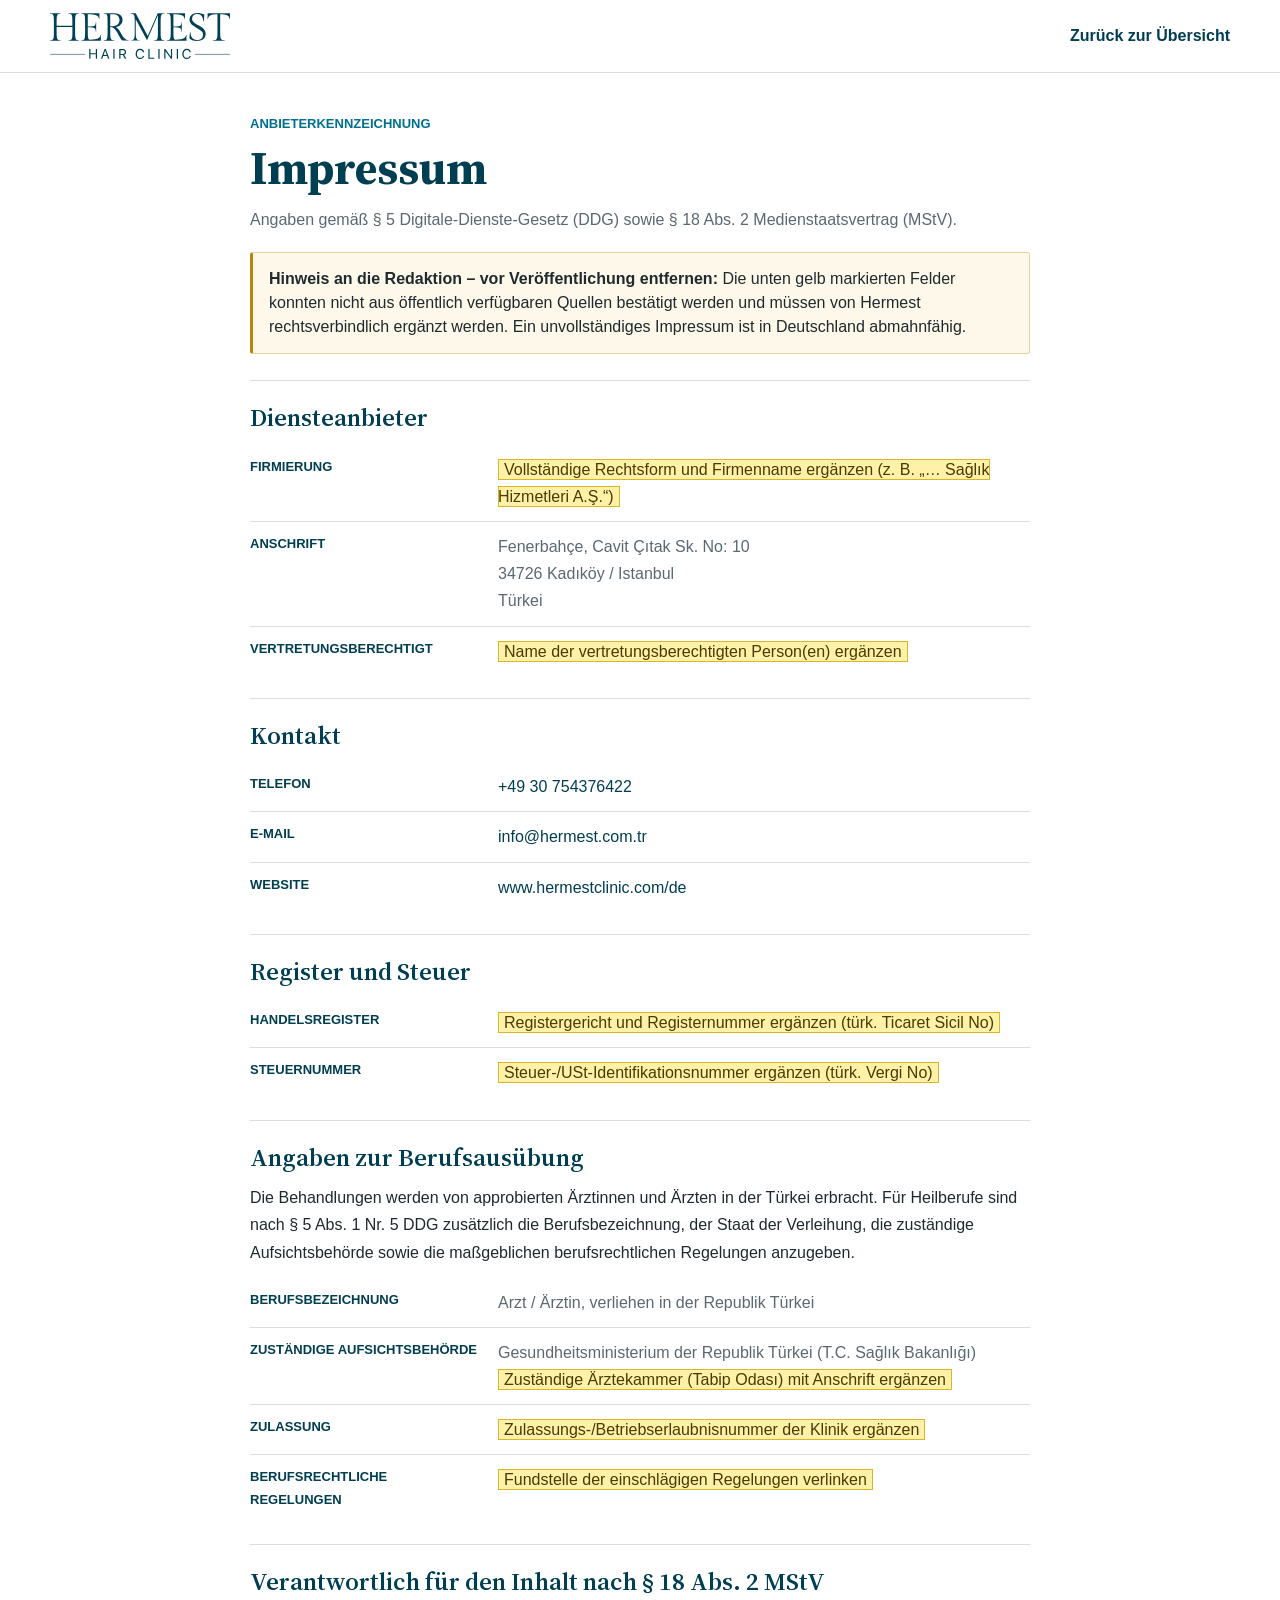
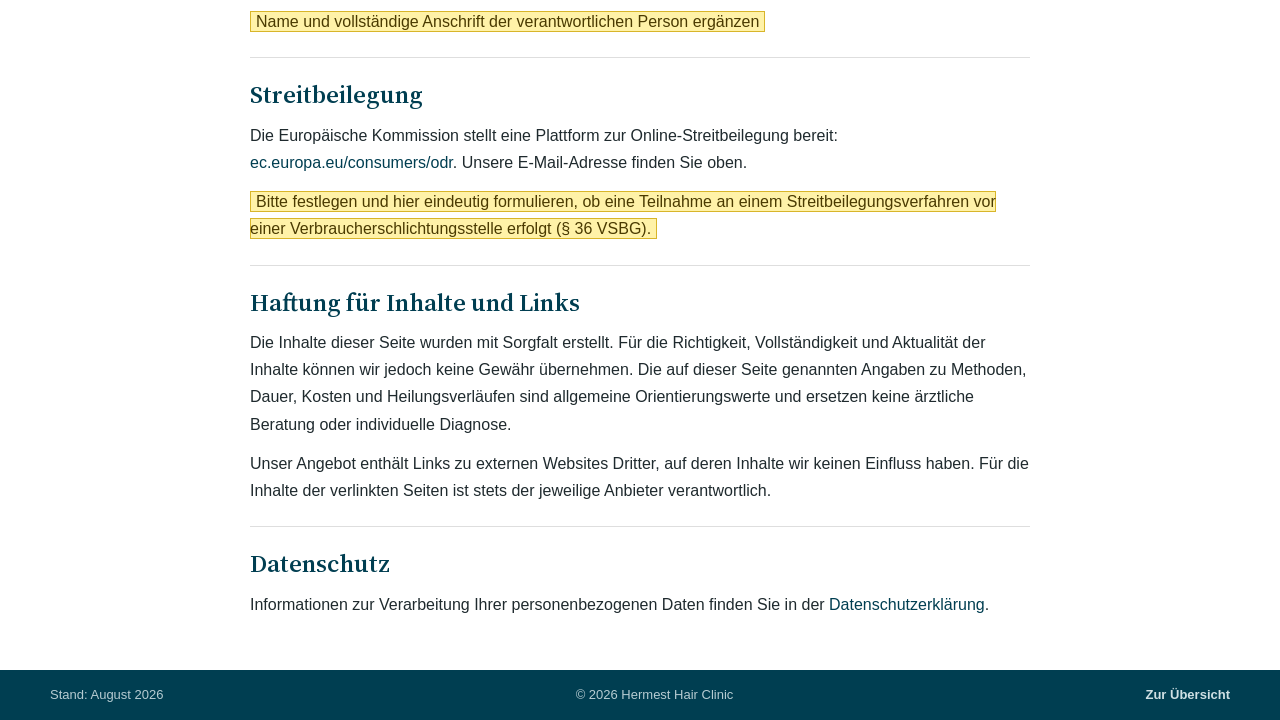
<file: impressum.html>
<!DOCTYPE html>
<html lang="de">
  <head>
    <meta charset="UTF-8" />
    <meta name="viewport" content="width=device-width, initial-scale=1.0" />
    <title>Impressum | Hermest Hair Clinic</title>
    <meta name="description" content="Impressum und Anbieterkennzeichnung der Hermest Hair Clinic nach § 5 DDG." />
    <meta name="robots" content="index, follow" />
    <link rel="icon" href="assets/images/favicon.png" />
    <link
      rel="preload"
      href="assets/fonts/source-serif-4-latin.woff2"
      as="font"
      type="font/woff2"
      crossorigin
    />
    <link rel="stylesheet" href="styles.css" />
  </head>
  <body>
    <a class="skip-link" href="#main">Zum Inhalt springen</a>

    <header class="site-header">
      <div class="container masthead masthead--legal">
        <a class="brand" href="index.html" aria-label="Zur Startseite der Hermest Hair Clinic">
          <img src="assets/images/logo-hair-clinic.svg" alt="Hermest Hair Clinic" />
        </a>
        <a class="legal-back" href="index.html">Zurück zur Übersicht</a>
      </div>
    </header>

    <main id="main" class="section-block legal-page">
      <div class="container legal-page__inner">
        <p class="section-label">Anbieterkennzeichnung</p>
        <h1>Impressum</h1>
        <p class="lead">
          Angaben gemäß § 5 Digitale-Dienste-Gesetz (DDG) sowie § 18 Abs. 2 Medienstaatsvertrag (MStV).
        </p>

        <div class="legal-flag" role="note">
          <strong>Hinweis an die Redaktion – vor Veröffentlichung entfernen:</strong>
          Die unten gelb markierten Felder konnten nicht aus öffentlich verfügbaren Quellen bestätigt werden und
          müssen von Hermest rechtsverbindlich ergänzt werden. Ein unvollständiges Impressum ist in Deutschland
          abmahnfähig.
        </div>

        <section class="legal-block">
          <h2>Diensteanbieter</h2>
          <dl class="legal-dl">
            <div>
              <dt>Firmierung</dt>
              <dd><mark class="todo">Vollständige Rechtsform und Firmenname ergänzen (z. B. „… Sağlık Hizmetleri A.Ş.“)</mark></dd>
            </div>
            <div>
              <dt>Anschrift</dt>
              <dd>
                Fenerbahçe, Cavit Çıtak Sk. No: 10<br />
                34726 Kadıköy / Istanbul<br />
                Türkei
              </dd>
            </div>
            <div>
              <dt>Vertretungsberechtigt</dt>
              <dd><mark class="todo">Name der vertretungsberechtigten Person(en) ergänzen</mark></dd>
            </div>
          </dl>
        </section>

        <section class="legal-block">
          <h2>Kontakt</h2>
          <dl class="legal-dl">
            <div>
              <dt>Telefon</dt>
              <dd><a href="tel:+4930754376422">+49 30 754376422</a></dd>
            </div>
            <div>
              <dt>E-Mail</dt>
              <dd><a href="mailto:info@hermest.com.tr">info@hermest.com.tr</a></dd>
            </div>
            <div>
              <dt>Website</dt>
              <dd>
                <a href="https://www.hermestclinic.com/de/" target="_blank" rel="noopener">www.hermestclinic.com/de</a>
              </dd>
            </div>
          </dl>
        </section>

        <section class="legal-block">
          <h2>Register und Steuer</h2>
          <dl class="legal-dl">
            <div>
              <dt>Handelsregister</dt>
              <dd><mark class="todo">Registergericht und Registernummer ergänzen (türk. Ticaret Sicil No)</mark></dd>
            </div>
            <div>
              <dt>Steuernummer</dt>
              <dd><mark class="todo">Steuer-/USt-Identifikationsnummer ergänzen (türk. Vergi No)</mark></dd>
            </div>
          </dl>
        </section>

        <section class="legal-block">
          <h2>Angaben zur Berufsausübung</h2>
          <p>
            Die Behandlungen werden von approbierten Ärztinnen und Ärzten in der Türkei erbracht. Für Heilberufe
            sind nach § 5 Abs. 1 Nr. 5 DDG zusätzlich die Berufsbezeichnung, der Staat der Verleihung, die
            zuständige Aufsichtsbehörde sowie die maßgeblichen berufsrechtlichen Regelungen anzugeben.
          </p>
          <dl class="legal-dl">
            <div>
              <dt>Berufsbezeichnung</dt>
              <dd>Arzt / Ärztin, verliehen in der Republik Türkei</dd>
            </div>
            <div>
              <dt>Zuständige Aufsichtsbehörde</dt>
              <dd>
                Gesundheitsministerium der Republik Türkei (T.C. Sağlık Bakanlığı)<br />
                <mark class="todo">Zuständige Ärztekammer (Tabip Odası) mit Anschrift ergänzen</mark>
              </dd>
            </div>
            <div>
              <dt>Zulassung</dt>
              <dd><mark class="todo">Zulassungs-/Betriebserlaubnisnummer der Klinik ergänzen</mark></dd>
            </div>
            <div>
              <dt>Berufsrechtliche Regelungen</dt>
              <dd><mark class="todo">Fundstelle der einschlägigen Regelungen verlinken</mark></dd>
            </div>
          </dl>
        </section>

        <section class="legal-block">
          <h2>Verantwortlich für den Inhalt nach § 18 Abs. 2 MStV</h2>
          <p><mark class="todo">Name und vollständige Anschrift der verantwortlichen Person ergänzen</mark></p>
        </section>

        <section class="legal-block">
          <h2>Streitbeilegung</h2>
          <p>
            Die Europäische Kommission stellt eine Plattform zur Online-Streitbeilegung bereit:
            <a href="https://ec.europa.eu/consumers/odr/" target="_blank" rel="noopener">ec.europa.eu/consumers/odr</a>.
            Unsere E-Mail-Adresse finden Sie oben.
          </p>
          <p>
            <mark class="todo">
              Bitte festlegen und hier eindeutig formulieren, ob eine Teilnahme an einem Streitbeilegungsverfahren
              vor einer Verbraucherschlichtungsstelle erfolgt (§ 36 VSBG).
            </mark>
          </p>
        </section>

        <section class="legal-block">
          <h2>Haftung für Inhalte und Links</h2>
          <p>
            Die Inhalte dieser Seite wurden mit Sorgfalt erstellt. Für die Richtigkeit, Vollständigkeit und
            Aktualität der Inhalte können wir jedoch keine Gewähr übernehmen. Die auf dieser Seite genannten
            Angaben zu Methoden, Dauer, Kosten und Heilungsverläufen sind allgemeine Orientierungswerte und
            ersetzen keine ärztliche Beratung oder individuelle Diagnose.
          </p>
          <p>
            Unser Angebot enthält Links zu externen Websites Dritter, auf deren Inhalte wir keinen Einfluss haben.
            Für die Inhalte der verlinkten Seiten ist stets der jeweilige Anbieter verantwortlich.
          </p>
        </section>

        <section class="legal-block">
          <h2>Datenschutz</h2>
          <p>
            Informationen zur Verarbeitung Ihrer personenbezogenen Daten finden Sie in der
            <a href="https://www.hermestclinic.com/privacy-policy/" target="_blank" rel="noopener">Datenschutzerklärung</a>.
          </p>
        </section>
      </div>
    </main>

    <footer class="site-footer site-footer--legal">
      <div class="container footer-bottom">
        <span>Stand: August 2026</span>
        <span>© 2026 Hermest Hair Clinic</span>
        <a href="index.html">Zur Übersicht</a>
      </div>
    </footer>
  </body>
</html>
</file>
<file: styles.css>
/* Source Serif 4 lokal eingebunden (kein Google-Fonts-Abruf, DSGVO-konform). */
@font-face {
  font-family: "Source Serif 4";
  font-style: normal;
  font-weight: 600 700;
  font-display: swap;
  src: url("assets/fonts/source-serif-4-latin.woff2") format("woff2");
  unicode-range: U+0000-00FF, U+0131, U+0152-0153, U+02BB-02BC, U+02C6, U+02DA, U+02DC, U+0304, U+0308, U+0329, U+2000-206F, U+20AC, U+2122, U+2191, U+2193, U+2212, U+2215, U+FEFF, U+FFFD;
}

@font-face {
  font-family: "Source Serif 4";
  font-style: normal;
  font-weight: 600 700;
  font-display: swap;
  src: url("assets/fonts/source-serif-4-latin-ext.woff2") format("woff2");
  unicode-range: U+0100-02BA, U+02BD-02C5, U+02C7-02CC, U+02CE-02D7, U+02DD-02FF, U+0304, U+0308, U+0329, U+1D00-1DBF, U+1E00-1E9F, U+1EF2-1EFF, U+2020, U+20A0-20AB, U+20AD-20C0, U+2113, U+2C60-2C7F, U+A720-A7FF;
}

/*
  ===========================================================================
  DESIGN-SYSTEM
  ---------------------------------------------------------------------------
  Grundregel: Karte = Rahmen + Fläche. Kein Schlagschatten, kein Farbverlauf,
  kein Glas, keine überlappenden Elemente.
  Die Seitenfläche ist hellgrau, Karten sind weiß – dadurch trennt sich Inhalt
  vom Untergrund ohne Schatten.
  Hermest-Teal ist Aktions- und Akzentfarbe (CTA, Link, Zahl), keine
  Abschnittsfläche. Dunkle Vollflächen gibt es genau zwei: der CTA vor den
  Preisen und der Footer.
  Vier Bausteine tragen die gesamte Seite:
    A  Kartenraster (2/3/4 Spalten)   .card-grid + .card
    B  50/50 Bild + Information       .split-card
    C  Horizontale Daten-/Listenzeile .data-rows, .checked-list
    D  Vergleichstabelle              .data-table
  ===========================================================================
*/
:root {
  /* Marke – nur für Aktion, Link, Akzent */
  --deep-teal: #003e51;
  --clinical-blue: #00708f;
  --clear-aqua: #77c5d5;

  /* Flächen */
  --canvas: #f5f5f5;
  --surface: #ffffff;
  --surface-alt: #eeeff0;
  --surface-sunken: #f8f8f8;

  /* Linien */
  --border: #dedede;
  --border-strong: #cbcbcb;

  /* Text */
  --text: #1f2a2e;
  --muted: #5b6870;

  /* Form */
  --radius: 4px;
  --radius-sm: 3px;
  --gap: 16px;
  --container: 1180px;

  /*
    Typografie-Skala – ein System für die ganze Seite.
    Basis 16px / 27.2px Zeilenhöhe (Verhältnis 1.7), Stufenfaktor 1.25.
    Mobil = Basisstufe, Desktop-Überschriften springen eine Stufe höher
    (per --fs-h1-desktop/--fs-h2-desktop, s.u.).
  */
  --fs-2xs: 10px;
  --fs-xs: 13px;
  --fs-sm: 16px;
  --fs-md: 20px;
  --fs-lg: 25px;
  --fs-xl: 31px;
  --fs-2xl: 39px;
  --fs-3xl: 49px;
  --letter-spacing: 0px;
}

* {
  box-sizing: border-box;
}

html {
  scroll-behavior: smooth;
  scroll-padding-top: 72px;
}

body {
  margin: 0;
  color: var(--text);
  background: var(--canvas);
  font-family: Arial, "Helvetica Neue", Helvetica, system-ui, sans-serif;
  font-size: var(--fs-sm);
  line-height: 1.7;
  letter-spacing: var(--letter-spacing);
  /* Deutsche Komposita sind lang – Silbentrennung verhindert Überläufe in schmalen Spalten. */
  hyphens: auto;
  -webkit-hyphens: auto;
  overflow-wrap: break-word;
}

/* In Überschriften, Buttons und Labels wirkt automatische Trennung unruhig. */
h1,
h2,
h3,
h4,
.button,
.header-cta,
.fact-number,
.price-card__amount,
.section-label,
.eyebrow,
.box-label {
  hyphens: manual;
  -webkit-hyphens: manual;
}

img {
  max-width: 100%;
  display: block;
}

.site-icon-sprite {
  position: absolute;
  width: 0;
  height: 0;
  overflow: hidden;
}

.icon {
  width: 18px;
  height: 18px;
  flex: 0 0 auto;
  fill: none;
  stroke: currentColor;
  stroke-width: 2;
  stroke-linecap: round;
  stroke-linejoin: round;
}

/* Markenglyphen sind Flächen, keine Konturen. */
.icon--brand {
  fill: currentColor;
  stroke: none;
}

/* Zeigt an, dass der Link die Seite verlaesst. */
.icon--inline {
  width: 13px;
  height: 13px;
  margin-left: 5px;
  vertical-align: -1px;
}

a {
  color: var(--deep-teal);
  text-decoration: none;
}

a:hover {
  text-decoration: underline;
}

button,
input,
select,
textarea {
  font: inherit;
}

.skip-link {
  position: absolute;
  top: -80px;
  left: 16px;
  z-index: 100;
  background: var(--deep-teal);
  color: white;
  padding: 10px 14px;
}

.skip-link:focus {
  top: 12px;
}

.container {
  width: min(var(--container), calc(100% - 32px));
  margin: 0 auto;
}

/* ===========================================================================
   TYPOGRAFIE
   Feste, ruhige Staffel. Gewichte nur 600 / 700 – kein 800, kein 900, kein 300.
   =========================================================================== */
h1,
h2,
h3,
h4,
p {
  margin-top: 0;
}

h1 {
  max-width: 800px;
  margin-bottom: 14px;
  color: var(--deep-teal);
  font-family: "Source Serif 4", Georgia, serif;
  font-weight: 700;
  font-size: clamp(var(--fs-2xl), 3.8vw, var(--fs-3xl));
  line-height: 1.15;
}

h2 {
  margin-bottom: 10px;
  color: var(--deep-teal);
  font-family: "Source Serif 4", Georgia, serif;
  font-weight: 600;
  font-size: clamp(var(--fs-xl), 2.9vw, var(--fs-2xl));
  line-height: 1.18;
}

h3 {
  margin-bottom: 8px;
  color: var(--deep-teal);
  font-weight: 700;
  font-size: var(--fs-lg);
  line-height: 1.25;
}

h4 {
  margin-bottom: 6px;
  font-weight: 700;
  font-size: var(--fs-md);
  line-height: 1.3;
}

.lead {
  max-width: 780px;
  font-size: var(--fs-md);
  line-height: 1.5;
}

.eyebrow,
.section-label,
.box-label {
  margin: 0 0 6px;
  color: var(--clinical-blue);
  font-size: var(--fs-xs);
  font-weight: 700;
  letter-spacing: var(--letter-spacing);
  text-transform: uppercase;
}

/* ===========================================================================
   KOPFZEILE
   =========================================================================== */
.site-header {
  position: relative;
  z-index: 20;
  background: var(--surface);
  border-bottom: 1px solid var(--border);
}

.service-strip {
  background: #ececec;
  border-bottom: 1px solid var(--border);
  font-size: var(--fs-xs);
  color: #3b464b;
}

.service-strip__inner {
  display: flex;
  gap: 8px 28px;
  align-items: center;
  justify-content: space-between;
  min-height: 36px;
  flex-wrap: wrap;
}

.service-strip__contact {
  display: flex;
  align-items: center;
  gap: 8px 22px;
  flex-wrap: wrap;
}

.service-item {
  display: inline-flex;
  align-items: center;
  gap: 7px;
}

.service-item .icon {
  width: 15px;
  height: 15px;
  color: var(--clinical-blue);
}

.masthead {
  display: grid;
  grid-template-columns: 180px minmax(0, 1fr) auto;
  gap: 24px;
  align-items: center;
  min-height: 72px;
}

.masthead__actions {
  display: flex;
  align-items: center;
  gap: 12px;
}

.brand img {
  width: 180px;
  height: auto;
}

.primary-nav {
  display: flex;
  justify-content: flex-end;
  align-items: center;
  flex-wrap: wrap;
  gap: 4px 18px;
  font-size: var(--fs-sm);
  font-weight: 700;
}

.primary-nav a {
  position: relative;
  padding: 9px 0;
  color: var(--text);
}

.primary-nav a::after {
  content: "";
  position: absolute;
  left: 0;
  right: 0;
  bottom: 4px;
  height: 2px;
  background: var(--clinical-blue);
  transform: scaleX(0);
  transform-origin: left;
  transition: transform 160ms ease;
}

.primary-nav a:hover {
  color: var(--deep-teal);
  text-decoration: none;
}

.primary-nav a:hover::after {
  transform: scaleX(1);
}

/* ===========================================================================
   BUTTONS – 3 px Radius, keine Kapseln, kein Schatten
   =========================================================================== */
.header-cta,
.button {
  display: inline-flex;
  align-items: center;
  justify-content: center;
  gap: 8px;
  min-height: 42px;
  padding: 10px 16px;
  border: 1px solid var(--deep-teal);
  border-radius: var(--radius-sm);
  font-weight: 700;
  line-height: 1.2;
  text-decoration: none;
  cursor: pointer;
}

.header-cta,
.button--primary {
  background: var(--deep-teal);
  color: white;
}

.button--primary:hover,
.header-cta:hover {
  background: #002f3d;
  text-decoration: none;
}

.button--secondary {
  background: var(--surface);
  color: var(--deep-teal);
  border-color: var(--border-strong);
}

.button--secondary:hover {
  background: var(--surface-alt);
  border-color: var(--deep-teal);
  text-decoration: none;
}

.button--light {
  border-color: white;
  background: white;
  color: var(--deep-teal);
}

.button--light:hover {
  background: #e7edef;
  text-decoration: none;
}

.button--ghost {
  border-color: rgba(255, 255, 255, 0.6);
  background: transparent;
  color: white;
}

.button--ghost:hover {
  background: rgba(255, 255, 255, 0.1);
  text-decoration: none;
}

.button--full {
  width: 100%;
}

.menu-toggle {
  display: none;
}

/* Buttonverhalten, Optik eines Textlinks – für sekundäre Aktionen. */
.link-trigger,
.text-link {
  display: inline-flex;
  align-items: center;
  gap: 6px;
  border: 0;
  background: transparent;
  padding: 0;
  color: var(--deep-teal);
  font: inherit;
  font-weight: 700;
  text-decoration: underline;
  text-underline-offset: 3px;
  cursor: pointer;
}

.link-trigger:hover,
.text-link:hover {
  color: var(--clinical-blue);
}

/* ===========================================================================
   SCHWEBENDE KONTAKTELEMENTE
   Einzige Ausnahme von der Schattenregel: Elemente, die über dem Inhalt
   liegen, brauchen eine minimale Abgrenzung.
   =========================================================================== */
@media (prefers-reduced-motion: reduce) {
  .mobile-cta {
    transition: none;
  }
}

/* Mobiler Dauer-CTA: erscheint erst nach dem Hero, damit er den Einstieg nicht verdeckt. */
.mobile-cta {
  position: fixed;
  left: 0;
  right: 0;
  bottom: 0;
  z-index: 40;
  display: none;
  gap: 9px;
  padding: 8px 12px calc(8px + env(safe-area-inset-bottom, 0px));
  background: var(--surface);
  border-top: 1px solid var(--border-strong);
  transform: translateY(110%);
  transition: transform 220ms ease;
}

.mobile-cta.is-visible {
  transform: translateY(0);
}

.mobile-cta__call,
.mobile-cta__main {
  display: inline-flex;
  align-items: center;
  justify-content: center;
  gap: 8px;
  min-height: 46px;
  padding: 10px 12px;
  font-size: var(--fs-sm);
  border: 1px solid var(--deep-teal);
  border-radius: var(--radius-sm);
  font-weight: 700;
  line-height: 1.15;
  text-align: center;
}

.mobile-cta__call {
  flex: 0 0 auto;
  background: white;
  color: var(--deep-teal);
}

.mobile-cta__main {
  flex: 1 1 auto;
  background: var(--deep-teal);
  color: white;
}

.mobile-cta__call:hover,
.mobile-cta__main:hover {
  text-decoration: none;
}

/* ===========================================================================
   ABSCHNITTSRASTER
   Ein Abstand für alle Abschnitte. Flächenwechsel nur zwischen grauer
   Seitenfläche und weiß – keine Farbverläufe, keine Sonderfarben.
   =========================================================================== */
.section-block {
  padding: 40px 0;
}

.section-block--white {
  background: var(--surface);
  border-top: 1px solid var(--border);
  border-bottom: 1px solid var(--border);
}

/* Zwei aufeinanderfolgende weiße Abschnitte: nur eine Trennlinie. */
.section-block--white + .section-block--white {
  border-top: 0;
}

.section-heading {
  max-width: 860px;
  margin-bottom: 20px;
}

.section-heading--split {
  display: grid;
  grid-template-columns: minmax(0, 0.95fr) minmax(280px, 0.55fr);
  gap: 8px 30px;
  max-width: none;
  align-items: end;
}

.section-heading p {
  margin-bottom: 0;
  color: var(--muted);
}

/* Leichter Wiedereinstieg für Abschnitte ohne eigenen CTA-Block. */
.section-cta {
  margin-top: 22px;
  padding-top: 18px;
  border-top: 1px solid var(--border);
}

/* ===========================================================================
   BAUSTEIN A – KARTENRASTER
   Zertifikate, Gründe, Ärzte, Fälle, Methoden, Ablauf, Aufenthalt, Preise.
   Jede Karte: gleiche Höhe, gleiches Padding, gleicher Rahmen.
   =========================================================================== */
.card-grid {
  display: grid;
  gap: var(--gap);
}

.card-grid--2 {
  grid-template-columns: repeat(2, minmax(0, 1fr));
}

.card-grid--3 {
  grid-template-columns: repeat(3, minmax(0, 1fr));
}

.card-grid--4 {
  grid-template-columns: repeat(4, minmax(0, 1fr));
}

.card {
  display: flex;
  flex-direction: column;
  min-width: 0;
  background: var(--surface);
  border: 1px solid var(--border);
  border-radius: var(--radius);
  overflow: hidden;
}

.card__media {
  display: block;
  width: 100%;
  aspect-ratio: 4 / 3;
  object-fit: cover;
  background: var(--surface-alt);
  border-bottom: 1px solid var(--border);
}

.card__body {
  display: flex;
  flex-direction: column;
  flex: 1 1 auto;
  padding: 18px 20px 20px;
}

.card__index {
  display: block;
  margin-bottom: 6px;
  color: var(--clinical-blue);
  font-size: var(--fs-xs);
  font-weight: 700;
  letter-spacing: var(--letter-spacing);
}

.card h3 {
  margin-bottom: 6px;
  font-size: var(--fs-md);
}

.card p {
  margin-bottom: 0;
  color: var(--muted);
  font-size: var(--fs-sm);
  line-height: 1.5;
}

.card__foot {
  margin-top: auto;
  padding-top: 14px;
}

/* ===========================================================================
   BAUSTEIN B – 50/50 BILD + INFORMATION
   =========================================================================== */
.split-card {
  display: grid;
  grid-template-columns: minmax(0, 1fr) minmax(0, 1fr);
  align-items: stretch;
  background: var(--surface);
  border: 1px solid var(--border);
  border-radius: var(--radius);
  overflow: hidden;
}

.split-card--spaced {
  margin-top: var(--gap);
}

/* Europaflagge: Grund in EU-Blau, Sterne in EU-Gold als Rahmen fuer die Auszeichnung. */
.split-card--award {
  position: relative;
  background: #003399;
  border-color: #003399;
}

.split-card--award::before {
  content: "";
  position: absolute;
  inset: 10px;
  border: 1px solid rgba(255, 204, 0, 0.55);
  border-radius: calc(var(--radius) - 2px);
  pointer-events: none;
}

.split-card--award .split-card__body p {
  color: rgba(255, 255, 255, 0.86);
}

.split-card--award .split-card__body a {
  color: #ffcc00;
}

.split-card__media {
  margin: 0;
  min-height: 250px;
  background: var(--surface-alt);
}

.split-card__media img {
  width: 100%;
  height: 100%;
  min-height: 250px;
  object-fit: cover;
}

.split-card__body {
  display: grid;
  align-content: center;
  gap: 10px;
  padding: 24px 26px;
}

.split-card__body p {
  margin-bottom: 0;
  color: var(--muted);
}

/*
  Die Original-Wortmarke ist helles Cyan und verblasst auf Weiss. Statt sie per
  CSS-Filter oder -Maske umzufaerben, liegt sie als eigenes Asset in Marken-Teal
  vor (…-teal.webp, aus dem Original erzeugt, Alpha unveraendert).
  Grund: ein reines <img> zeigt das Logo auch dann, wenn CSS veraltet oder gar
  nicht geladen ist – bei Filter oder Maske waere der Fehlerfall "unsichtbar".
  Kein Kasten, kein Rahmen: die Marke steht frei ueber der Ueberschrift.
*/
.award-mark {
  display: block;
  width: min(100%, 230px);
  height: auto;
}

/* ===========================================================================
   BAUSTEIN C – HORIZONTALE DATEN- UND LISTENZEILEN
   Gleiches Muster in .quick-spec, .checked-list, .package-detail__grid,
   .trustpilot-list und .faq-list: Zeile, Trennlinie, kein Kasten.
   =========================================================================== */
.checked-list {
  margin: 0;
  padding: 0;
  list-style: none;
}

.checked-list li {
  position: relative;
  padding-left: 22px;
  margin-bottom: 8px;
}

.checked-list li:last-child {
  margin-bottom: 0;
}

.checked-list li::before {
  content: "✓";
  position: absolute;
  left: 0;
  top: 0;
  color: var(--clinical-blue);
  font-weight: 700;
}

/* ===========================================================================
   BAUSTEIN D – VERGLEICHSTABELLE
   =========================================================================== */
.table-wrap {
  margin-top: 18px;
  overflow-x: auto;
  background: var(--surface);
  border: 1px solid var(--border);
  border-radius: var(--radius);
}

.data-table {
  width: 100%;
  min-width: 760px;
  border-collapse: collapse;
  background: var(--surface);
}

.data-table caption {
  padding: 11px 14px;
  border-bottom: 1px solid var(--border);
  background: var(--surface-sunken);
  color: var(--deep-teal);
  text-align: left;
  font-weight: 700;
}

.data-table th,
.data-table td {
  padding: 12px 14px;
  border-top: 1px solid var(--border);
  border-bottom: 1px solid var(--border);
  text-align: left;
  vertical-align: top;
  font-size: var(--fs-sm);
}

.data-table th {
  background: var(--surface-sunken);
  color: var(--deep-teal);
  font-size: var(--fs-sm);
  font-weight: 700;
}

.data-table tr:last-child td {
  border-bottom: 0;
}

/* ===========================================================================
   HERO
   Links 55 % Text, Aktion und Kurzdaten – rechts 45 % ein Klinikfoto.
   Keine schwebenden Badges, keine Überlagerungen.
   =========================================================================== */
.hero {
  padding: 34px 0 38px;
  background: var(--surface);
  border-bottom: 1px solid var(--border);
}

.hero__grid {
  display: grid;
  grid-template-columns: minmax(0, 1.22fr) minmax(320px, 1fr);
  gap: 34px;
  align-items: stretch;
}

.hero-actions {
  display: flex;
  align-items: center;
  gap: 10px 20px;
  flex-wrap: wrap;
  margin: 20px 0;
}

.quick-spec {
  display: grid;
  grid-template-columns: repeat(4, minmax(0, 1fr));
  margin: 0;
  border-top: 1px solid var(--border);
  border-bottom: 1px solid var(--border);
}

.quick-spec div {
  padding: 12px 18px;
  border-right: 1px solid var(--border);
}

.quick-spec div:first-child {
  padding-left: 0;
}

.quick-spec div:last-child {
  padding-right: 0;
  border-right: 0;
}

.quick-spec dt {
  display: flex;
  align-items: center;
  gap: 6px;
  margin-bottom: 4px;
  color: var(--muted);
  font-size: var(--fs-xs);
  font-weight: 700;
  letter-spacing: var(--letter-spacing);
  text-transform: uppercase;
}

.quick-spec dt .icon {
  width: 14px;
  height: 14px;
  color: var(--clinical-blue);
}

.quick-spec dd {
  margin: 0;
  font-size: var(--fs-sm);
  font-weight: 700;
  hyphens: manual;
  -webkit-hyphens: manual;
  overflow-wrap: normal;
  word-break: keep-all;
}

/* Einfaches Foto mit Bildunterschrift – überall gleich. */
.document-photo {
  margin: 0;
}

/*
  height: auto ist Pflicht: sonst gewinnt das height-Attribut des <img> gegen
  aspect-ratio und das Bild wird in ein falsches Format gezwungen.
*/
.document-photo img {
  width: 100%;
  height: auto;
  aspect-ratio: 3 / 2;
  object-fit: cover;
  background: var(--surface-alt);
  border: 1px solid var(--border);
  border-radius: var(--radius);
}

.document-photo figcaption {
  padding: 8px 0 0;
  color: var(--muted);
  font-size: var(--fs-xs);
  line-height: 1.4;
}

/*
  Das Foto waechst auf die Hoehe der Textspalte – beide Spalten enden auf einer
  Linie. Fixe Seitenverhaeltnisse wuerden je nach Zeilenumbruch der H1 kippen.
*/
.hero__aside {
  display: flex;
  flex-direction: column;
}

.hero__aside img {
  flex: 1 1 auto;
  min-height: 340px;
  aspect-ratio: auto;
}

/* ===========================================================================
   AUF EINEN BLICK – Kennzahlen und Kurzfassung direkt unter dem Hero
   =========================================================================== */
.snapshot {
  padding: 26px 0;
}

.snapshot__facts {
  display: grid;
  grid-template-columns: repeat(4, minmax(0, 1fr));
  gap: var(--gap);
}

.snapshot__facts div {
  padding: 14px 16px;
  background: var(--surface);
  border: 1px solid var(--border);
  border-radius: var(--radius);
}

.fact-number {
  display: block;
  margin-bottom: 2px;
  color: var(--deep-teal);
  font-size: var(--fs-lg);
  font-weight: 700;
  line-height: 1.1;
}

.fact-number sup {
  font-size: 0.5em;
  vertical-align: super;
  line-height: 0;
}

.fact-label {
  display: block;
  color: var(--muted);
  font-size: var(--fs-xs);
  line-height: 1.35;
}

.snapshot__summary {
  margin-top: var(--gap);
  padding: 16px 20px;
  background: var(--surface);
  border: 1px solid var(--border);
  border-radius: var(--radius);
}

.snapshot__summary .checked-list {
  display: grid;
  grid-template-columns: repeat(4, minmax(0, 1fr));
  gap: 8px 24px;
}

.snapshot__summary .checked-list li {
  margin-bottom: 0;
  font-size: var(--fs-sm);
  line-height: 1.4;
}

.snapshot__note {
  margin: 12px 0 0;
  color: var(--muted);
  font-size: var(--fs-xs);
  line-height: 1.45;
}

/* ===========================================================================
   ZERTIFIKATE – vier gleich breite, gleich hohe Karten in einer Zeile
   =========================================================================== */
.cert-card__logo {
  display: flex;
  align-items: center;
  justify-content: flex-start;
  height: 68px;
  padding: 10px 20px 0;
}

/*
  Gleiche optische Groesse fuer alle vier Siegel – keines darf "premiumer" wirken.
  Quadratische Siegel (TUEV, GPTW) brauchen mehr Hoehe als die breiten Wortmarken,
  sonst wirken sie neben JCI und ISO wie Fussnoten.
*/
.cert-card__logo img {
  width: auto;
  height: 40px;
  max-width: 120px;
  object-fit: contain;
  object-position: left center;
}

.cert-card__logo img[src*="tuev"],
.cert-card__logo img[src*="great-place"] {
  height: 56px;
}

.cert-card .card__body {
  padding-top: 10px;
}

.cert-card h3 {
  font-size: var(--fs-md);
}

.cert-card p {
  font-size: var(--fs-sm);
}

/* ===========================================================================
   WARUM HERMEST – Foto (2/5) + 2x2 Gründe
   =========================================================================== */
.reason-layout {
  display: grid;
  grid-template-columns: minmax(300px, 0.46fr) minmax(0, 1fr);
  gap: var(--gap);
  align-items: start;
}

/*
  Freigestelltes Gruppenfoto im Querformat (ca. 1100x800). "cover" in einer
  schmalen, hohen Spalte schneidet die beiden aeusseren Personen ab – deshalb
  "contain" auf weisser Flaeche: das Bild bleibt vollstaendig.
  Unten buendig und ohne Innenabstand, sonst schweben die angeschnittenen
  Figuren frei in der Flaeche, statt auf der Kartenkante zu stehen.
*/
.reason-layout .document-photo img {
  aspect-ratio: 4 / 3;
  object-fit: contain;
  object-position: center bottom;
  background: var(--surface);
  padding: 12px 12px 0;
}

.reason-grid {
  display: grid;
  grid-template-columns: repeat(2, minmax(0, 1fr));
  gap: var(--gap);
}

.reason-grid .card__body {
  padding: 18px 20px;
}

.reason-grid h3 {
  font-size: var(--fs-md);
}

.support-grid {
  display: grid;
  grid-template-columns: repeat(2, minmax(0, 1fr));
  gap: var(--gap);
  margin-top: var(--gap);
}

.support-grid div {
  padding: 16px 20px;
  background: var(--surface);
  border: 1px solid var(--border);
  border-radius: var(--radius);
}

.support-grid strong {
  display: block;
  margin-bottom: 3px;
  color: var(--deep-teal);
  font-size: var(--fs-sm);
}

.support-grid span {
  display: block;
  color: var(--muted);
  font-size: var(--fs-sm);
  line-height: 1.45;
}

/* ===========================================================================
   ÄRZTE – zwei identische Karten, Porträt oben
   =========================================================================== */
/*
  height: auto ist noetig – sonst gewinnt das height-Attribut des <img> (890 px)
  gegen aspect-ratio und die Karte wird meterhoch.
*/
.doctor-card__portrait {
  width: 100%;
  height: auto;
  aspect-ratio: 5 / 4;
  object-fit: cover;
  object-position: 50% 6%;
  background: var(--surface-alt);
  border-bottom: 1px solid var(--border);
}

.doctor-card__role {
  display: block;
  margin-bottom: 2px;
  color: var(--clinical-blue);
  font-size: var(--fs-xs);
  font-weight: 700;
  letter-spacing: var(--letter-spacing);
  line-height: 1.3;
  text-transform: uppercase;
}

.doctor-card__name {
  display: block;
  margin-bottom: 8px;
  color: var(--deep-teal);
  font-family: "Source Serif 4", Georgia, serif;
  font-size: var(--fs-lg);
  font-weight: 700;
  line-height: 1.1;
}

/* ===========================================================================
   PATIENTENVIDEO – helle Karte, Video links, Text rechts
   =========================================================================== */
.patient-story {
  display: grid;
  grid-template-columns: minmax(300px, 1fr) minmax(0, 1fr);
  align-items: stretch;
  background: var(--surface);
  border: 1px solid var(--border);
  border-radius: var(--radius);
  overflow: hidden;
}

.patient-video-frame {
  padding: 20px;
  border-right: 1px solid var(--border);
}

.video-shell {
  position: relative;
  overflow: hidden;
  aspect-ratio: 16 / 9;
  border-radius: var(--radius-sm);
  background: #05090a;
}

.video-shell iframe {
  position: absolute;
  inset: 0;
  width: 100%;
  height: 100%;
  border: 0;
}

.video-poster {
  position: absolute;
  inset: 0;
  display: block;
  width: 100%;
  height: 100%;
  overflow: hidden;
  border: 0;
  background: #05090a;
  color: white;
  cursor: pointer;
  padding: 0;
  text-align: left;
}

.video-poster img {
  width: 100%;
  height: 100%;
  object-fit: cover;
  transition: transform 180ms ease;
}

.video-poster:hover img,
.video-poster:focus-visible img {
  transform: scale(1.03);
}

.video-poster:focus-visible {
  outline: 3px solid var(--clinical-blue);
  outline-offset: -3px;
}

/*
  Mittig und durchscheinend: das Motiv bleibt unverdeckt, der Auslöser ist
  trotzdem sofort erkennbar. Kein Abdunkeln der Flaeche, kein Blur, kein
  Schatten – die Lesbarkeit kommt aus dem weissen Ring.
*/
.video-play {
  position: absolute;
  top: 50%;
  left: 50%;
  transform: translate(-50%, -50%);
  z-index: 1;
  display: inline-flex;
  align-items: center;
  justify-content: center;
  width: 68px;
  height: 68px;
}

/*
  Helle statt dunkle Scheibe: sie hellt das Motiv auf, statt es abzudunkeln.
  Mit dem Teal-Dreieck ergibt das 7,2:1 Kontrast – ein weisses Dreieck auf einer
  transparenteren Scheibe kam nur auf 2,2:1 und war auf hellen Motiven kaum zu
  erkennen.
*/
.video-play__icon {
  position: relative;
  display: inline-block;
  width: 68px;
  height: 68px;
  border-radius: 999px;
  border: 2px solid rgba(255, 255, 255, 0.92);
  background: rgba(255, 255, 255, 0.55);
  transition: background 180ms ease;
}

.video-poster:hover .video-play__icon,
.video-poster:focus-visible .video-play__icon {
  background: rgba(255, 255, 255, 0.82);
}

/* Dreieck optisch – nicht geometrisch – zentriert, sonst wirkt es nach links versetzt. */
.video-play__icon::before {
  content: "";
  position: absolute;
  top: 50%;
  left: 50%;
  transform: translate(-40%, -50%);
  width: 0;
  height: 0;
  border-top: 12px solid transparent;
  border-bottom: 12px solid transparent;
  border-left: 19px solid var(--deep-teal);
}

.video-caption {
  margin: 12px 0 0;
  color: var(--muted);
  font-size: var(--fs-xs);
  line-height: 1.45;
}

.video-privacy {
  display: grid;
  grid-template-columns: 16px minmax(0, 1fr);
  gap: 8px;
  align-items: start;
  margin: 10px 0 0;
  padding-top: 10px;
  border-top: 1px solid var(--border);
  color: var(--muted);
  font-size: var(--fs-xs);
  line-height: 1.45;
}

.video-privacy .icon {
  width: 15px;
  height: 15px;
  margin-top: 1px;
  color: var(--clinical-blue);
}

.patient-copy {
  display: grid;
  align-content: center;
  padding: 24px 26px;
}

.patient-copy .lead {
  margin-bottom: 0;
}

.patient-actions {
  display: flex;
  flex-wrap: wrap;
  align-items: center;
  gap: 10px 20px;
  margin-top: 18px;
}

.caption-box {
  margin-top: var(--gap);
  padding: 14px 18px;
  background: var(--surface);
  border: 1px solid var(--border);
  border-left: 3px solid var(--clinical-blue);
  border-radius: var(--radius);
  font-size: var(--fs-sm);
}

/* ===========================================================================
   VORHER & NACHHER – kaydırılabilir Carousel, zwei Karten pro Ansicht
   =========================================================================== */
.case-carousel {
  position: relative;
}

.case-carousel__track {
  display: grid;
  grid-auto-flow: column;
  grid-auto-columns: calc(50% - var(--gap) / 2);
  gap: var(--gap);
  overflow-x: auto;
  scroll-snap-type: x mandatory;
  scroll-padding-left: 0;
  scrollbar-width: none;
}

.case-carousel__track::-webkit-scrollbar {
  display: none;
}

.case-carousel__slide {
  scroll-snap-align: start;
  min-width: 0;
}

.case-carousel__nav {
  position: absolute;
  top: 50%;
  z-index: 2;
  display: inline-flex;
  align-items: center;
  justify-content: center;
  width: 40px;
  height: 40px;
  transform: translateY(-50%);
  border: 1px solid var(--border-strong);
  border-radius: 999px;
  background: var(--surface);
  color: var(--deep-teal);
  cursor: pointer;
}

.case-carousel__nav:hover {
  background: var(--surface-alt);
  border-color: var(--deep-teal);
}

.case-carousel__nav--prev {
  left: 8px;
}

.case-carousel__nav--next {
  right: 8px;
}

/* Ab hier ist links/rechts vom Container genug Luft, um die Pfeile nach außen zu setzen. */
@media (min-width: 1061px) {
  .case-carousel__nav--prev {
    left: -20px;
  }

  .case-carousel__nav--next {
    right: -20px;
  }
}

.case-carousel__nav--prev .icon {
  transform: rotate(180deg);
}

.case-carousel__dots {
  display: none;
  justify-content: center;
  gap: 8px;
  margin-top: 14px;
}

.case-carousel__dot {
  width: 8px;
  height: 8px;
  border-radius: 999px;
  background: var(--border-strong);
}

.case-carousel__dot.is-active {
  background: var(--deep-teal);
}

/* Unter 1061px übernehmen Dots die Orientierung, die Pfeile treten zurück. */
@media (max-width: 1060px) {
  .case-carousel__nav {
    display: none;
  }

  .case-carousel__dots {
    display: flex;
  }
}

/* ===========================================================================
   CTA-BÄNDER
   Hell ist der Standard. Dunkel genau einmal, vor den Preisen.
   =========================================================================== */
.cta-band {
  display: grid;
  grid-template-columns: minmax(0, 1fr) auto;
  gap: 20px 26px;
  align-items: center;
  margin-top: 22px;
  padding: 22px 24px;
  background: var(--surface);
  border: 1px solid var(--border);
  border-radius: var(--radius);
}

.cta-band h3 {
  margin-bottom: 5px;
  font-size: var(--fs-lg);
}

.cta-band p {
  max-width: 620px;
  margin: 0;
  color: var(--muted);
  font-size: var(--fs-sm);
  line-height: 1.5;
}

.cta-band__actions {
  display: flex;
  flex-wrap: wrap;
  gap: 10px;
}

.cta-band__meta {
  display: flex;
  flex-wrap: wrap;
  gap: 6px 18px;
  margin-top: 10px;
}

.cta-band__meta span {
  display: inline-flex;
  align-items: center;
  gap: 7px;
  color: var(--muted);
  font-size: var(--fs-xs);
  font-weight: 700;
}

.cta-band__meta .icon {
  width: 15px;
  height: 15px;
  color: var(--clinical-blue);
}

/* Einzige dunkle Vollfläche im Inhalt. */
.cta-band--dark {
  background: var(--deep-teal);
  border-color: var(--deep-teal);
  color: white;
}

.cta-band--dark h3 {
  color: white;
}

.cta-band--dark p,
.cta-band--dark .cta-band__meta span {
  color: #cfe0e4;
}

.cta-band--dark .cta-band__meta .icon {
  color: var(--clear-aqua);
}

/* ===========================================================================
   METHODEN
   =========================================================================== */
.method-card .card__media {
  aspect-ratio: 16 / 10;
}

.method-card__media-wrap {
  position: relative;
}

.method-card__media-wrap .card__media {
  margin: 0;
}

.method-badge {
  position: absolute;
  top: 12px;
  right: 12px;
  display: inline-flex;
  align-items: center;
  gap: 5px;
  padding: 6px 10px;
  border-radius: var(--radius-sm);
  background: linear-gradient(135deg, #f6e29b 0%, #d4af37 45%, #a9791f 100%);
  color: #3a2a00;
  font-size: var(--fs-xs);
  font-weight: 700;
  letter-spacing: 0.03em;
  text-transform: uppercase;
}

.method-badge__flags {
  display: inline-flex;
  align-items: center;
  gap: 3px;
}

.method-badge__flags .flag-icon {
  display: block;
  width: 18px;
  height: 12px;
  border-radius: 2px;
  outline: 1px solid rgba(58, 42, 0, 0.4);
  outline-offset: -0.5px;
}

/* ===========================================================================
   ABLAUF – 3x2 gleiche Schrittkarten, keine Zeitachse
   =========================================================================== */
/*
  96 px ist das Maximum, bei dem das Thumbnail die Karte nicht auseinanderzieht:
  Kartenhoehe und Zeilenumbruch bleiben identisch zu 64 px, ab 108 px waechst
  die Karte. Eine Variable haelt Spaltenbreite und Bildgroesse zusammen.
*/
.step-card {
  --thumb: 96px;
}

.step-card .card__body {
  display: grid;
  grid-template-columns: var(--thumb) minmax(0, 1fr);
  gap: 4px 16px;
  align-content: start;
  padding: 16px 18px;
}

/* Einzige runde Form der Seite: die Schritt-Thumbnails im Ablauf. */
.step-card img {
  grid-row: span 3;
  width: var(--thumb);
  height: var(--thumb);
  object-fit: cover;
  background: var(--surface-alt);
  border: 1px solid var(--border);
  border-radius: 999px;
}

.step-card .card__index {
  margin-bottom: 0;
  align-self: end;
}

.step-card h3 {
  margin-bottom: 4px;
  font-size: var(--fs-md);
}

.step-card p {
  font-size: var(--fs-sm);
}

/* ===========================================================================
   PREISE – drei weiße Preiskarten, schwarzer Preis, Hermest-CTA
   =========================================================================== */
.price-card .card__body {
  padding: 20px;
}

.price-card__from {
  display: block;
  color: var(--muted);
  font-size: var(--fs-xs);
  font-weight: 700;
  letter-spacing: var(--letter-spacing);
  text-transform: uppercase;
}

.price-card__amount {
  display: block;
  margin: 2px 0;
  color: var(--text);
  font-size: var(--fs-2xl);
  font-weight: 700;
  line-height: 1.05;
}

.price-card__scope {
  display: block;
  margin-bottom: 14px;
  color: var(--muted);
  font-size: var(--fs-sm);
}

.price-card__includes {
  margin: 0 0 18px;
  padding-top: 14px;
  border-top: 1px solid var(--border);
}

.price-card__includes li {
  font-size: var(--fs-sm);
  line-height: 1.4;
}

.price-card .button {
  margin-top: auto;
}

.package-detail {
  margin-top: 22px;
  padding: 20px;
  background: var(--surface);
  border: 1px solid var(--border);
  border-radius: var(--radius);
}

.package-detail__grid {
  display: grid;
  grid-template-columns: repeat(3, minmax(0, 1fr));
  gap: 10px 24px;
  margin-top: 12px;
}

.package-detail__grid div {
  position: relative;
  padding-left: 22px;
  font-size: var(--fs-sm);
  line-height: 1.4;
}

.package-detail__grid div::before {
  content: "✓";
  position: absolute;
  left: 0;
  top: 0;
  color: var(--clinical-blue);
  font-weight: 700;
}

.package-detail__note {
  margin: 14px 0 0;
  padding-top: 12px;
  border-top: 1px solid var(--border);
  color: var(--muted);
  font-size: var(--fs-xs);
}

/* ===========================================================================
   AUFENTHALT
   =========================================================================== */
.stay-card .card__media {
  aspect-ratio: 16 / 9;
}

/* ===========================================================================
   KLINIK UND BEWERTUNGEN
   =========================================================================== */
.clinic-gallery {
  display: grid;
  grid-template-columns: repeat(6, minmax(0, 1fr));
  gap: 12px;
}

.clinic-gallery img {
  width: 100%;
  aspect-ratio: 4 / 3;
  object-fit: cover;
  background: var(--surface-alt);
  border: 1px solid var(--border);
  border-radius: var(--radius);
}

.clinic-gallery img:nth-child(1),
.clinic-gallery img:nth-child(2) {
  grid-column: span 3;
  aspect-ratio: 16 / 9;
}

.trustpilot-digest {
  display: grid;
  grid-template-columns: minmax(280px, 0.4fr) minmax(0, 1fr);
  margin-top: 22px;
  background: var(--surface);
  border: 1px solid var(--border);
  border-radius: var(--radius);
  overflow: hidden;
}

.trustpilot-digest__intro {
  padding: 22px;
  border-right: 1px solid var(--border);
}

.trustpilot-digest__intro h3 {
  font-size: var(--fs-md);
}

.trustpilot-digest__intro p {
  margin-bottom: 0;
  color: var(--muted);
  font-size: var(--fs-sm);
}

.trustpilot-logo {
  width: 124px;
  height: auto;
  margin-bottom: 14px;
}

.trustpilot-scoreline {
  display: grid;
  gap: 2px;
  margin: 14px 0;
  padding-left: 12px;
  border-left: 3px solid #00b67a;
}

.trustpilot-scoreline strong {
  color: var(--deep-teal);
  font-size: var(--fs-md);
  line-height: 1.1;
}

.trustpilot-scoreline span {
  color: var(--muted);
  font-size: var(--fs-xs);
  line-height: 1.35;
}

.trustpilot-link {
  font-weight: 700;
  text-decoration: underline;
  text-underline-offset: 3px;
}

.trustpilot-list {
  padding: 4px 22px 8px;
}

.trustpilot-list article {
  display: grid;
  grid-template-columns: 220px minmax(0, 1fr);
  gap: 6px 20px;
  padding: 14px 0;
  border-bottom: 1px solid var(--border);
}

.trustpilot-list article:last-child {
  border-bottom: 0;
}

.trustpilot-meta {
  display: grid;
  gap: 5px;
  align-content: start;
}

.trustpilot-author {
  display: flex;
  align-items: center;
  gap: 8px;
  margin-bottom: 2px;
}

.trustpilot-author img {
  width: 32px;
  height: 32px;
  border-radius: 999px;
  object-fit: cover;
}

.trustpilot-stars {
  display: block;
  width: 96px;
  height: 20px;
}

.trustpilot-meta small {
  color: var(--muted);
  font-size: var(--fs-xs);
  font-weight: 700;
  letter-spacing: var(--letter-spacing);
  line-height: 1.35;
  text-transform: uppercase;
}

.trustpilot-list p {
  margin-bottom: 0;
  color: var(--muted);
}

/* ===========================================================================
   PRESSE – gleich große, ruhige Logokarten
   =========================================================================== */
.press-logo-grid {
  display: grid;
  grid-template-columns: repeat(4, minmax(0, 1fr));
  gap: var(--gap);
}

.press-logo-grid a {
  display: flex;
  min-width: 0;
  align-items: center;
  justify-content: center;
  min-height: 84px;
  padding: 16px;
  background: var(--surface);
  border: 1px solid var(--border);
  border-radius: var(--radius);
  transition: border-color 0.18s ease;
}

.press-logo-grid a:hover {
  border-color: var(--border-strong);
  text-decoration: none;
}

.press-logo-grid img {
  max-width: 160px;
  max-height: 40px;
  object-fit: contain;
}

.press-logo-grid img[src$="berliner-morgenpost.svg"] {
  max-height: 48px;
}

.press-logo-grid img[src$="hamburg.svg"] {
  max-height: 48px;
}

/* ===========================================================================
   FAQ
   =========================================================================== */
.faq-layout {
  display: grid;
  grid-template-columns: minmax(280px, 0.4fr) minmax(0, 1fr);
  gap: 30px;
  align-items: start;
}

.faq-intro {
  position: sticky;
  top: 74px;
}

.faq-intro p {
  margin-bottom: 0;
  color: var(--muted);
}

.faq-list {
  background: var(--surface);
  border: 1px solid var(--border);
  border-radius: var(--radius);
  padding: 0 20px;
}

.faq-list details {
  border-bottom: 1px solid var(--border);
}

.faq-list details:last-of-type {
  border-bottom: 0;
}

.faq-list summary {
  position: relative;
  cursor: pointer;
  padding: 14px 40px 14px 0;
  color: var(--deep-teal);
  font-weight: 700;
  list-style: none;
}

.faq-list summary::-webkit-details-marker {
  display: none;
}

.faq-list summary::after {
  content: "";
  position: absolute;
  right: 8px;
  top: 20px;
  width: 9px;
  height: 9px;
  border-right: 2px solid var(--clinical-blue);
  border-bottom: 2px solid var(--clinical-blue);
  transform: rotate(45deg);
  transition: transform 160ms ease;
}

.faq-list details[open] summary::after {
  transform: rotate(-135deg);
  top: 24px;
}

.faq-list summary:hover {
  color: var(--clinical-blue);
}

.faq-list p {
  margin: 0;
  padding: 0 40px 16px 0;
  color: var(--muted);
}

.faq-cta {
  margin: 18px 0 20px;
}

/* ===========================================================================
   KONTAKT UND FORMULARE
   =========================================================================== */
.contact-grid {
  display: grid;
  grid-template-columns: minmax(0, 1fr) minmax(360px, 0.78fr);
  gap: var(--gap);
  align-items: start;
}

.contact-grid > div > p {
  color: var(--muted);
}

.reassure {
  display: grid;
  gap: 8px;
  margin: 18px 0 0;
  padding: 0;
  list-style: none;
}

.reassure li {
  display: grid;
  grid-template-columns: 18px minmax(0, 1fr);
  gap: 10px;
  align-items: start;
  color: var(--text);
  font-size: var(--fs-sm);
}

.reassure .icon {
  width: 17px;
  height: 17px;
  margin-top: 2px;
  color: var(--clinical-blue);
}

.contact-photo {
  margin-top: 18px;
}

.contact-photo img {
  aspect-ratio: 16 / 9;
}

.analysis-form {
  background: var(--surface);
  border: 1px solid var(--border);
  border-radius: var(--radius);
  padding: 22px;
}

.form-row {
  display: grid;
  grid-template-columns: 1fr 1fr;
  gap: 12px;
}

.analysis-form label {
  display: grid;
  gap: 6px;
  margin-bottom: 12px;
  color: var(--deep-teal);
  font-size: var(--fs-sm);
  font-weight: 700;
}

.analysis-form input,
.analysis-form select,
.analysis-form textarea {
  width: 100%;
  border: 1px solid var(--border-strong);
  border-radius: var(--radius-sm);
  background: white;
  color: var(--text);
  padding: 11px 12px;
  font-weight: 400;
}

.analysis-form input:focus,
.analysis-form select:focus,
.analysis-form textarea:focus {
  outline: 3px solid rgba(0, 112, 143, 0.25);
  border-color: var(--clinical-blue);
}

.privacy-note {
  margin: 14px 0 12px;
  padding: 12px;
  border: 1px solid var(--border);
  border-radius: var(--radius-sm);
  background: var(--surface-sunken);
  font-size: var(--fs-sm);
}

.analysis-form .consent {
  display: grid;
  grid-template-columns: 20px minmax(0, 1fr);
  gap: 10px;
  align-items: start;
  margin: 0 0 14px;
  padding: 12px;
  border: 1px solid var(--border);
  border-radius: var(--radius-sm);
  color: var(--text);
  font-size: var(--fs-xs);
  font-weight: 400;
  line-height: 1.5;
  cursor: pointer;
}

.analysis-form .consent input[type="checkbox"] {
  width: 18px;
  height: 18px;
  margin: 2px 0 0;
  padding: 0;
  accent-color: var(--clinical-blue);
  cursor: pointer;
}

.analysis-form .consent a {
  font-weight: 700;
  text-decoration: underline;
  text-underline-offset: 2px;
}

.consent__note {
  display: block;
  margin-top: 7px;
  color: var(--muted);
  font-size: var(--fs-xs);
  line-height: 1.45;
}

.analysis-form .consent:has(:focus-visible) {
  outline: 3px solid rgba(0, 112, 143, 0.25);
  border-color: var(--clinical-blue);
}

.form-status {
  min-height: 22px;
  margin: 12px 0 0;
  color: var(--deep-teal);
  font-weight: 700;
}

/*
  Schnellkontakt-Modal: ein <dialog> für alle Auslöser im Text.
  Die Kartenoptik kommt vom wiederverwendeten .analysis-form.
*/
dialog[data-lead-modal] {
  width: min(420px, 92vw);
  max-height: 88vh;
  padding: 0;
  border: 0;
  background: transparent;
  overflow: visible;
}

dialog[data-lead-modal]::backdrop {
  background: rgba(20, 30, 34, 0.55);
}

dialog[data-lead-modal][open] {
  display: grid;
}

.analysis-form--modal {
  position: relative;
  max-height: 88vh;
  overflow-y: auto;
}

.lead-modal__close {
  position: absolute;
  top: 10px;
  right: 10px;
  display: inline-flex;
  align-items: center;
  justify-content: center;
  width: 34px;
  height: 34px;
  border: 0;
  background: transparent;
  color: var(--muted);
  cursor: pointer;
}

.lead-modal__close:hover {
  color: var(--deep-teal);
}

.lead-modal__close .icon {
  width: 18px;
  height: 18px;
}

.analysis-form--modal h3 {
  max-width: calc(100% - 40px);
  margin-bottom: 6px;
  font-size: var(--fs-md);
}

.lead-modal__subtext {
  margin-bottom: 16px;
  color: var(--muted);
  font-size: var(--fs-sm);
  line-height: 1.45;
}

/* ===========================================================================
   IMPRESSUM
   =========================================================================== */
.masthead--legal {
  grid-template-columns: 180px minmax(0, 1fr);
  justify-items: end;
}

.legal-back {
  font-size: var(--fs-sm);
  font-weight: 700;
}

.legal-page {
  background: var(--surface);
}

.legal-page__inner {
  max-width: 780px;
}

.legal-page h1 {
  font-size: clamp(var(--fs-2xl), 3.6vw, var(--fs-3xl));
}

.legal-page .lead {
  color: var(--muted);
  font-size: var(--fs-sm);
}

.legal-flag {
  margin: 20px 0 26px;
  padding: 14px 16px;
  border: 1px solid #e3d4a4;
  border-left: 3px solid #b8860b;
  border-radius: var(--radius-sm);
  background: #fdf8ea;
  font-size: var(--fs-sm);
  line-height: 1.5;
}

.legal-block {
  padding-top: 22px;
  margin-top: 22px;
  border-top: 1px solid var(--border);
}

.legal-block h2 {
  font-size: clamp(var(--fs-md), 2.4vw, var(--fs-lg));
  margin-bottom: 12px;
}

.legal-block p {
  margin-bottom: 12px;
}

.legal-dl {
  display: grid;
  gap: 0;
  margin: 0;
}

.legal-dl div {
  display: grid;
  grid-template-columns: 230px minmax(0, 1fr);
  gap: 18px;
  padding: 11px 0;
  border-bottom: 1px solid var(--border);
}

.legal-dl div:last-child {
  border-bottom: 0;
}

.legal-dl dt,
.legal-dl dd {
  margin: 0;
}

.legal-dl dt {
  color: var(--deep-teal);
  font-size: var(--fs-xs);
  font-weight: 700;
  letter-spacing: var(--letter-spacing);
  text-transform: uppercase;
}

.legal-dl dd {
  color: var(--muted);
}

mark.todo {
  background: #fff2a8;
  box-shadow: inset 0 0 0 1px #d8b52a;
  color: #4a3a00;
  padding: 2px 6px;
  font-size: var(--fs-sm);
}

/* ===========================================================================
   FOOTER – zweite und letzte dunkle Fläche
   =========================================================================== */
.site-footer {
  background: var(--deep-teal);
  color: #eaf3f6;
  padding: 36px 0 0;
}

.site-footer--legal {
  padding-top: 0;
}

.site-footer--legal .footer-bottom {
  margin-top: 0;
  border-top: 0;
}

.footer-top {
  display: grid;
  grid-template-columns: minmax(280px, 0.82fr) minmax(0, 1fr);
  gap: 40px;
  align-items: start;
}

.footer-brand {
  max-width: 430px;
}

.footer-brand p {
  color: #cfe0e4;
  font-size: var(--fs-sm);
}

.footer-logo {
  width: 180px;
  max-width: 100%;
  margin-bottom: 14px;
  filter: brightness(0) invert(1);
}

.footer-badges {
  display: flex;
  flex-wrap: wrap;
  gap: 10px 16px;
  margin: 16px 0 18px;
}

.footer-badges span {
  display: inline-flex;
  align-items: center;
  gap: 7px;
  color: #dcecef;
  font-size: var(--fs-xs);
  font-weight: 700;
}

.footer-badges .icon {
  width: 16px;
  height: 16px;
  color: var(--clear-aqua);
}

.footer-certificate {
  max-width: 300px;
  margin: 14px 0 18px;
}

.footer-certificate img {
  display: block;
  width: 100%;
  border: 1px solid rgba(255, 255, 255, 0.14);
  border-radius: var(--radius-sm);
}

.footer-certificate figcaption {
  margin-top: 8px;
  color: #b6ccd2;
  font-size: var(--fs-xs);
  line-height: 1.35;
}

.footer-columns {
  display: grid;
  grid-template-columns: repeat(3, minmax(0, 1fr));
  gap: 30px;
}

.footer-col {
  display: grid;
  gap: 8px;
  align-content: start;
  min-width: 0;
}

.footer-contact {
  font-style: normal;
}

.site-footer h3 {
  display: inline-flex;
  align-items: center;
  gap: 8px;
  margin-bottom: 6px;
  color: white;
  font-size: var(--fs-sm);
}

.site-footer h3 .icon {
  width: 17px;
  height: 17px;
  color: var(--clear-aqua);
}

.site-footer a {
  color: #eaf3f6;
}

.site-footer p {
  margin-bottom: 0;
}

.footer-col > a {
  display: inline-flex;
  width: fit-content;
  color: #cfe0e4;
  font-size: var(--fs-sm);
}

.footer-col > a:hover,
.footer-contact-link:hover,
.footer-bottom a:hover {
  color: white;
}

.footer-contact-link {
  display: grid;
  grid-template-columns: 18px minmax(0, 1fr);
  gap: 8px;
  align-items: start;
  color: #cfe0e4;
  font-size: var(--fs-sm);
  line-height: 1.35;
}

.footer-contact-link .icon {
  width: 16px;
  height: 16px;
  margin-top: 2px;
  color: var(--clear-aqua);
}

.footer-bottom {
  display: flex;
  gap: 12px 24px;
  justify-content: space-between;
  align-items: center;
  flex-wrap: wrap;
  margin-top: 30px;
  padding: 14px 0;
  border-top: 1px solid rgba(255, 255, 255, 0.16);
  color: #b6ccd2;
  font-size: var(--fs-xs);
}

.footer-bottom a {
  color: #cfe0e4;
  font-weight: 700;
}

.footer-legal {
  display: flex;
  flex-wrap: wrap;
  gap: 8px 20px;
  align-items: center;
}

/* ===========================================================================
   BREAKPOINTS
   =========================================================================== */
@media (max-width: 1060px) {
  .masthead {
    grid-template-columns: 150px minmax(0, 1fr);
  }

  .quick-spec {
    grid-template-columns: repeat(2, minmax(0, 1fr));
  }

  .quick-spec div:nth-child(2) {
    border-right: 0;
  }

  .quick-spec div:nth-child(3) {
    padding-left: 0;
    border-right: 1px solid var(--border);
  }

  .menu-toggle {
    display: inline-flex;
    align-items: center;
    gap: 8px;
    border: 1px solid var(--border-strong);
    border-radius: var(--radius-sm);
    background: white;
    color: var(--deep-teal);
    padding: 9px 12px;
    min-height: 42px;
    font-weight: 700;
    cursor: pointer;
  }

  .menu-toggle__bars {
    position: relative;
    display: block;
    width: 18px;
    height: 2px;
    background: var(--deep-teal);
  }

  .menu-toggle__bars::before,
  .menu-toggle__bars::after {
    content: "";
    position: absolute;
    left: 0;
    width: 18px;
    height: 2px;
    background: var(--deep-teal);
  }

  .menu-toggle__bars::before {
    top: -6px;
  }

  .menu-toggle__bars::after {
    top: 6px;
  }

  .masthead__actions {
    grid-column: 2;
    justify-self: end;
  }

  /* CTA bleibt sichtbar, nur kompakter – Conversion-Einstieg darf nie verschwinden. */
  .header-cta {
    padding: 10px 13px;
  }

  .header-cta span {
    display: none;
  }

  .header-cta::after {
    content: "Haaranalyse";
  }

  .primary-nav {
    display: none;
  }

  .primary-nav.is-open {
    grid-column: 1 / -1;
    display: grid;
    justify-content: stretch;
    gap: 0;
    padding: 6px 0 10px;
    border-top: 1px solid var(--border);
  }

  .primary-nav.is-open a {
    padding: 12px 2px;
    border-bottom: 1px solid var(--border);
  }

  .primary-nav.is-open a::after {
    display: none;
  }

  .service-item--mail {
    display: none;
  }

  .mobile-cta {
    display: flex;
  }

  /* Platz für die fixierte Leiste, damit der Footer nicht verdeckt wird. */
  body {
    padding-bottom: 70px;
  }

  .hero__grid,
  .reason-layout,
  .patient-story,
  .trustpilot-digest,
  .split-card,
  .faq-layout,
  .contact-grid {
    grid-template-columns: 1fr;
  }

  /* Das Klinikfoto steht mobil vor dem Text, nicht danach. */
  .hero__aside {
    order: -1;
  }

  .patient-video-frame,
  .trustpilot-digest__intro {
    border-right: 0;
    border-bottom: 1px solid var(--border);
  }

  .card-grid--4,
  .snapshot__facts,
  .snapshot__summary .checked-list {
    grid-template-columns: repeat(2, minmax(0, 1fr));
  }

  .press-logo-grid {
    grid-template-columns: repeat(2, minmax(0, 1fr));
  }

  /* Einspaltig traegt das Hero-Foto keine Spaltenhoehe mehr. */
  .hero__aside img {
    flex: none;
    min-height: 0;
    aspect-ratio: 16 / 9;
    object-position: center 28%;
  }

  .reason-layout .document-photo img {
    aspect-ratio: 16 / 9;
  }

  .split-card__media,
  .split-card__media img {
    min-height: 220px;
  }

  .footer-top {
    grid-template-columns: 1fr;
    gap: 28px;
  }

  .faq-intro {
    position: static;
  }
}

@media (max-width: 840px) {
  .section-block {
    padding: 30px 0;
  }

  .hero {
    padding: 26px 0 30px;
  }

  .snapshot {
    padding: 20px 0;
  }

  .service-strip__inner {
    justify-content: flex-start;
  }

  .quick-spec,
  .card-grid--3,
  .package-detail__grid,
  .support-grid,
  .section-heading--split {
    grid-template-columns: 1fr;
  }

  /* Ablauf und Methoden bleiben zweispaltig – sechs volle Zeilen wären zu lang. */
  .card-grid--3.card-grid--pair {
    grid-template-columns: repeat(2, minmax(0, 1fr));
  }

  .step-card {
    --thumb: 72px;
  }

  .cta-band {
    grid-template-columns: 1fr;
    gap: 16px;
    padding: 20px;
  }

  .footer-columns {
    grid-template-columns: 1fr;
    gap: 22px;
  }

  .footer-bottom {
    justify-content: flex-start;
  }

  .clinic-gallery {
    grid-template-columns: repeat(2, minmax(0, 1fr));
  }

  .clinic-gallery img:nth-child(1),
  .clinic-gallery img:nth-child(2) {
    grid-column: span 1;
    aspect-ratio: 4 / 3;
  }

  .quick-spec div {
    border-right: 0;
    border-bottom: 1px solid var(--border);
    padding-left: 0;
    padding-right: 0;
  }

  .quick-spec div:last-child {
    border-bottom: 0;
  }

  .trustpilot-list article {
    grid-template-columns: 1fr;
  }

  .table-wrap {
    border: 0;
    border-radius: 0;
    background: transparent;
  }

  .data-table {
    min-width: 0;
  }

  .data-table caption {
    display: block;
    width: 100%;
    border: 1px solid var(--border);
    border-radius: var(--radius) var(--radius) 0 0;
  }

  .data-table thead {
    display: none;
  }

  .data-table,
  .data-table tbody,
  .data-table tr,
  .data-table td {
    display: block;
    width: 100%;
  }

  .data-table tr {
    border: 1px solid var(--border);
    border-radius: var(--radius);
    margin-bottom: 10px;
    background: white;
  }

  .data-table td {
    border-top: 0;
    border-bottom: 1px solid var(--border);
    padding-left: 46%;
    position: relative;
    min-height: 44px;
  }

  .data-table td:last-child {
    border-bottom: 0;
  }

  .data-table td::before {
    content: attr(data-label);
    position: absolute;
    left: 12px;
    top: 12px;
    width: calc(46% - 24px);
    color: var(--muted);
    font-weight: 700;
    font-size: var(--fs-xs);
  }

  .form-row {
    grid-template-columns: 1fr;
  }
}

/*
  Unter 700 px reicht die halbe Kartenbreite nicht mehr fuer deutsche
  Komposita – "Haartransplantation" bricht sonst mitten im Wort um.
  Ab hier einspaltig, dafuer wieder ein groesseres Thumbnail.
*/
@media (max-width: 700px) {
  .card-grid--3.card-grid--pair {
    grid-template-columns: 1fr;
  }

  .step-card {
    --thumb: 84px;
  }
}

@media (max-width: 560px) {
  .container {
    width: min(100% - 22px, var(--container));
  }

  .case-carousel__track {
    grid-auto-columns: calc(85% - var(--gap) / 2);
  }

  .masthead {
    min-height: 66px;
    gap: 10px;
    grid-template-columns: 132px minmax(0, 1fr);
  }

  .brand img {
    width: 132px;
  }

  /* 390 px: Logo + CTA + Menue passen sonst nicht nebeneinander. */
  .menu-toggle__label {
    position: absolute;
    width: 1px;
    height: 1px;
    overflow: hidden;
    clip-path: inset(50%);
  }

  .menu-toggle {
    padding: 9px 11px;
  }

  .card-grid--2,
  .card-grid--4,
  .card-grid--3.card-grid--pair,
  .reason-grid,
  .press-logo-grid,
  .snapshot__summary .checked-list {
    grid-template-columns: 1fr;
  }

  /* Kennzahlen sind kurz – zweispaltig bleibt lesbar und spart halbe Bildschirmhoehe. */
  .snapshot__facts {
    gap: 10px;
  }

  .fact-number {
    font-size: var(--fs-md);
  }

  .service-strip__inner {
    gap: 8px 16px;
    padding: 6px 0;
  }

  .service-item {
    font-size: var(--fs-xs);
  }

  .footer-certificate {
    max-width: 360px;
  }

  .hero-actions {
    display: grid;
    justify-items: start;
  }

  .hero-actions .button {
    width: 100%;
  }

  /* Wieder einspaltig – die Karte ist breit genug fuer ein groesseres Thumbnail. */
  .step-card {
    --thumb: 84px;
  }

  .step-card .card__body {
    gap: 4px 14px;
  }

  .clinic-gallery {
    gap: 10px;
  }

  /* Position bleibt mittig – nur die Groesse schrumpft. */
  .video-play,
  .video-play__icon {
    width: 56px;
    height: 56px;
  }

  .video-play__icon::before {
    border-top-width: 10px;
    border-bottom-width: 10px;
    border-left-width: 16px;
  }

  .patient-actions {
    display: grid;
    justify-items: start;
  }

  .patient-actions .button {
    width: 100%;
  }

  .legal-dl div,
  .data-rows > * {
    grid-template-columns: 1fr;
  }

  .press-logo-grid img {
    max-width: 150px;
  }

  .data-table td {
    padding: 26px 12px 9px;
    min-height: 0;
  }

  .data-table td::before {
    top: 7px;
    width: calc(100% - 24px);
    font-size: var(--fs-2xs);
  }
}

/* Sehr schmale Geraete (iPhone SE, 320 px): Kopfzeile weiter verdichten. */
@media (max-width: 360px) {
  .masthead {
    grid-template-columns: 112px minmax(0, 1fr);
    gap: 8px;
  }

  .brand img {
    width: 112px;
  }

  .header-cta {
    padding: 10px 11px;
    gap: 6px;
  }

  .header-cta::after {
    content: "Analyse";
  }

  .masthead__actions {
    gap: 8px;
  }

  .service-strip__inner {
    gap: 6px 14px;
  }
}
</file>
